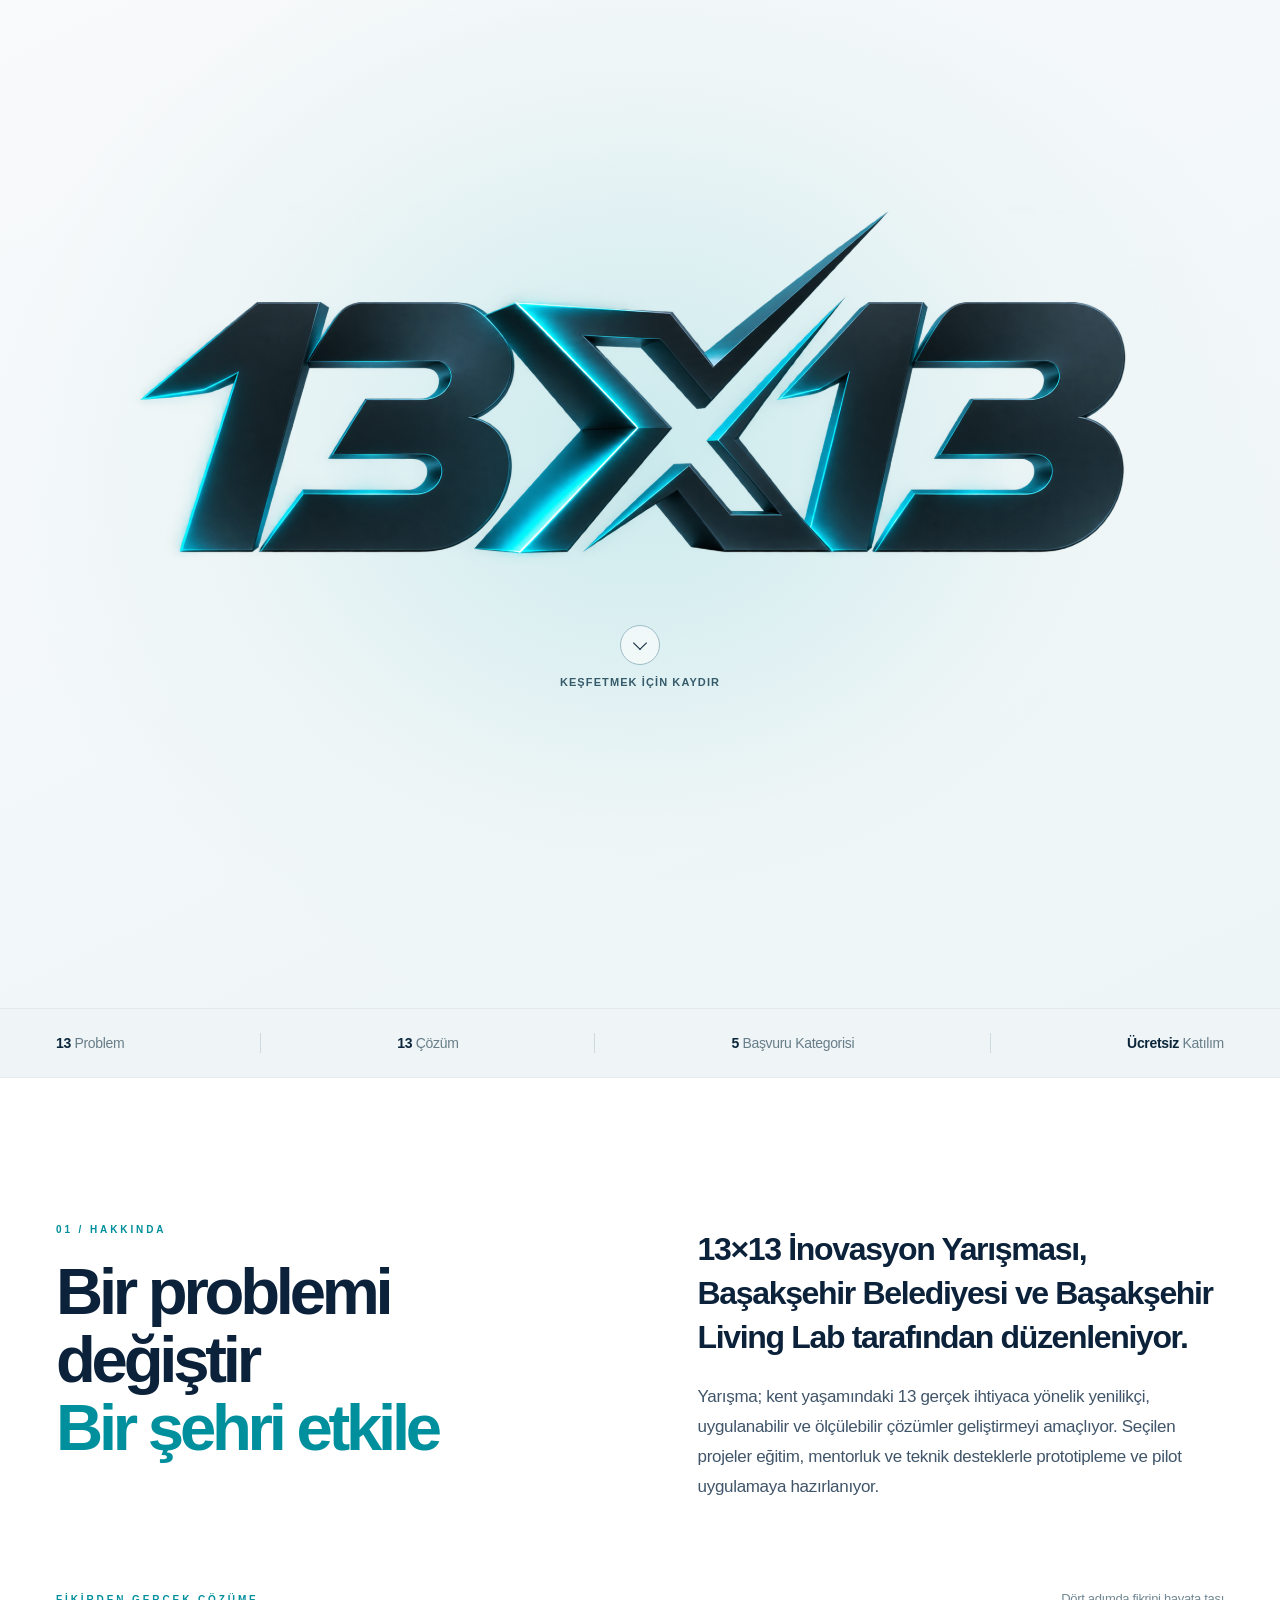
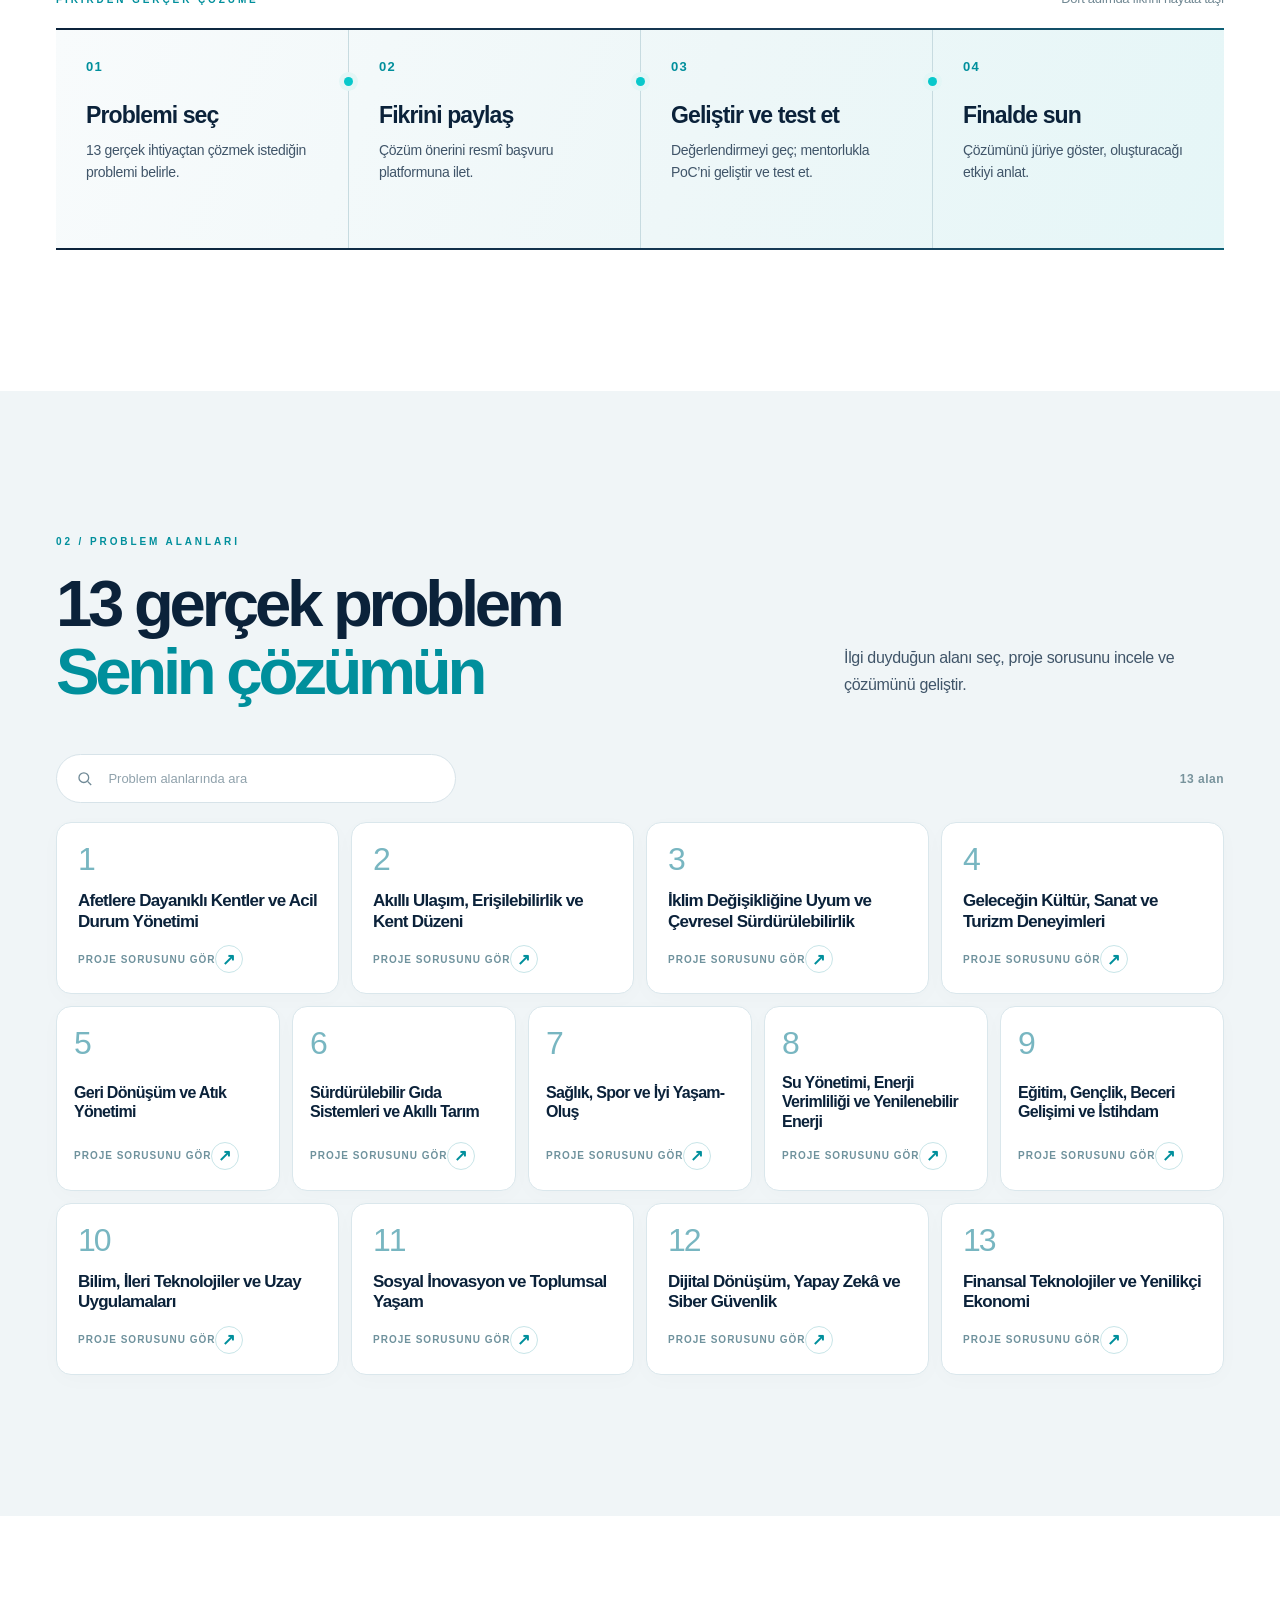
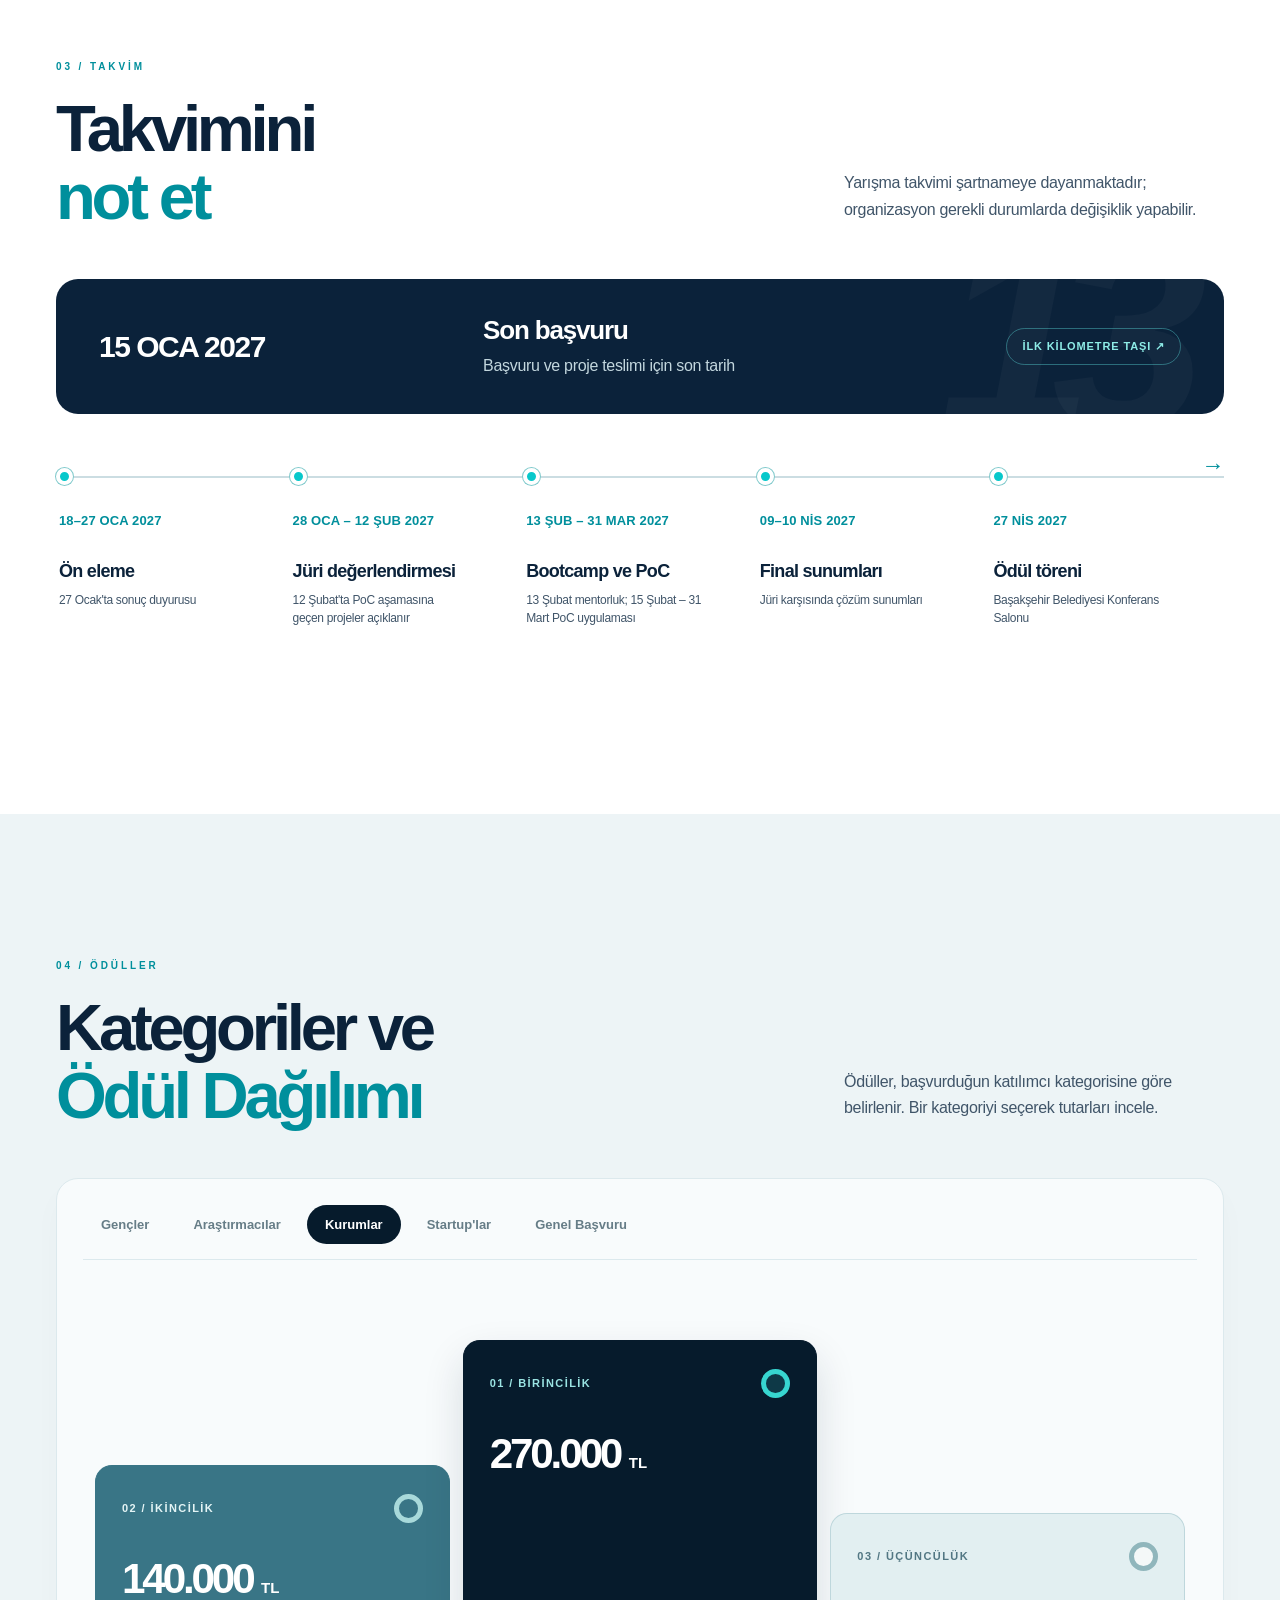
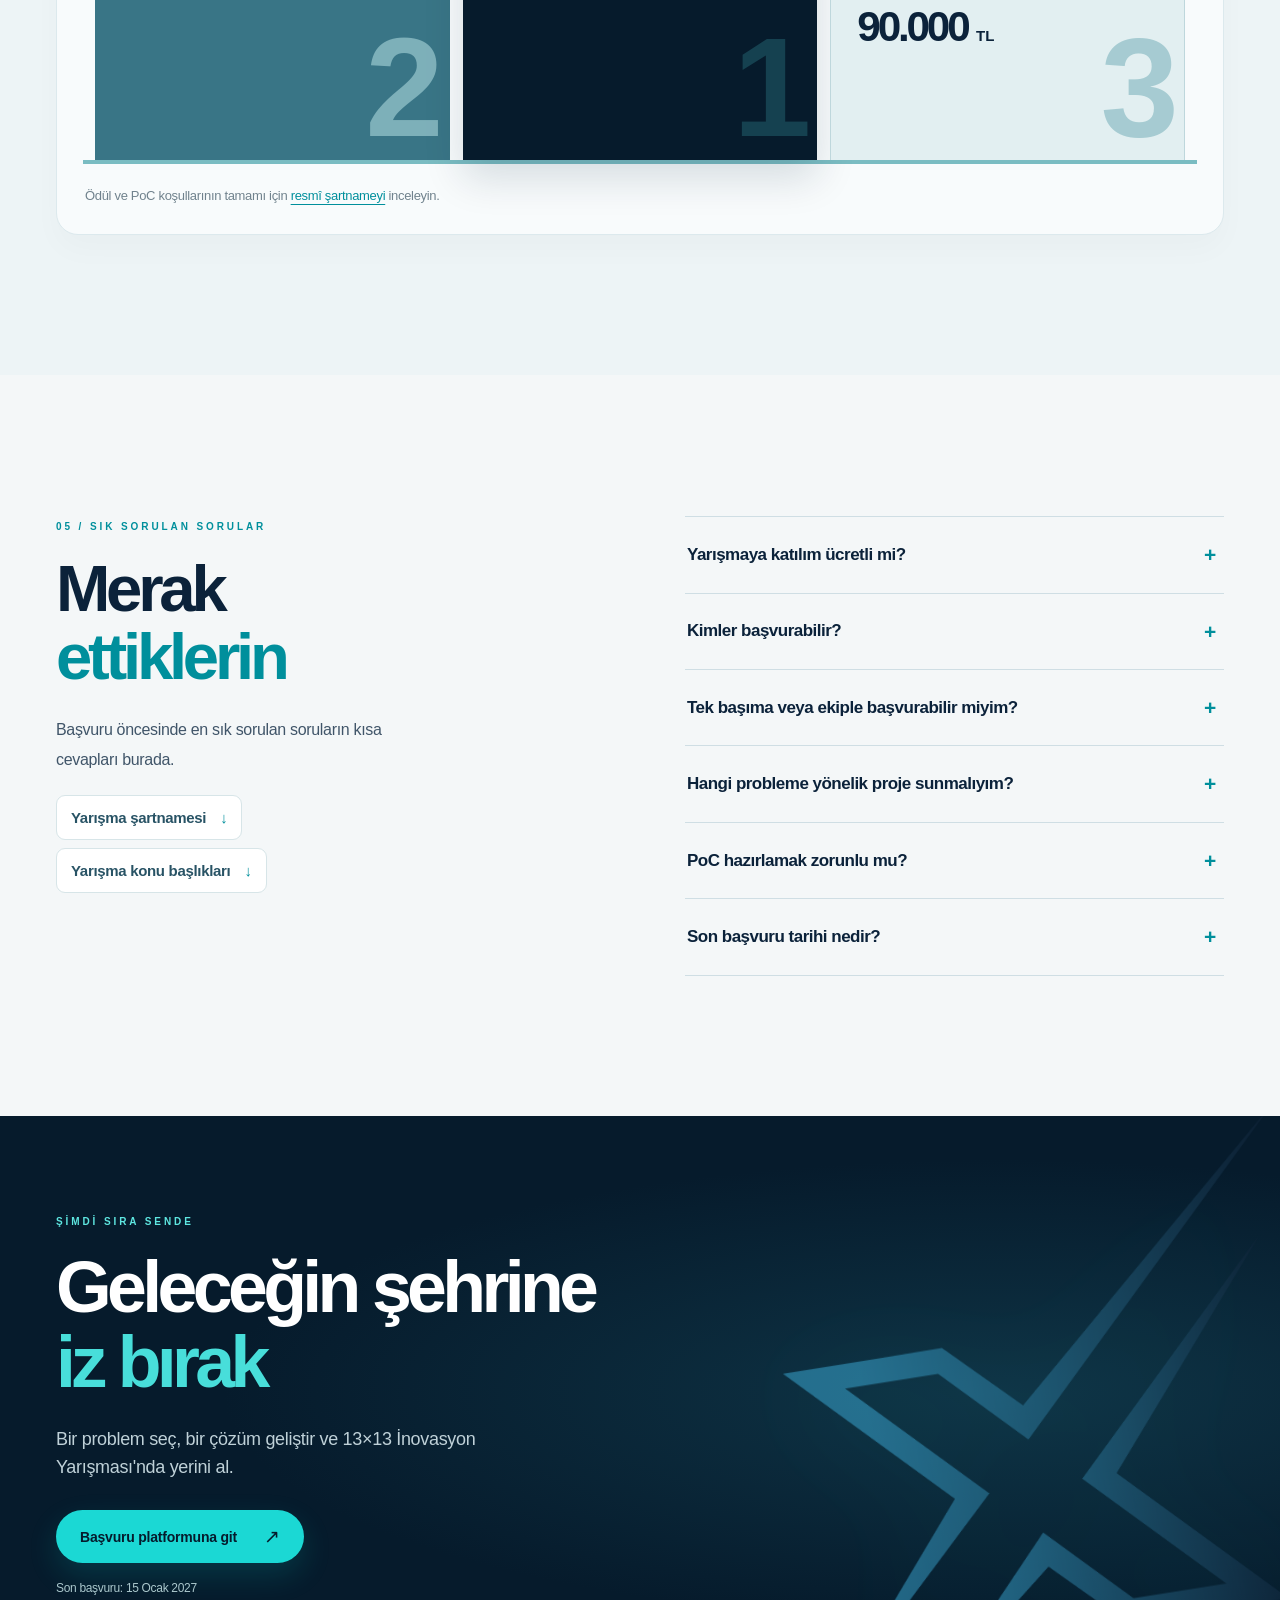
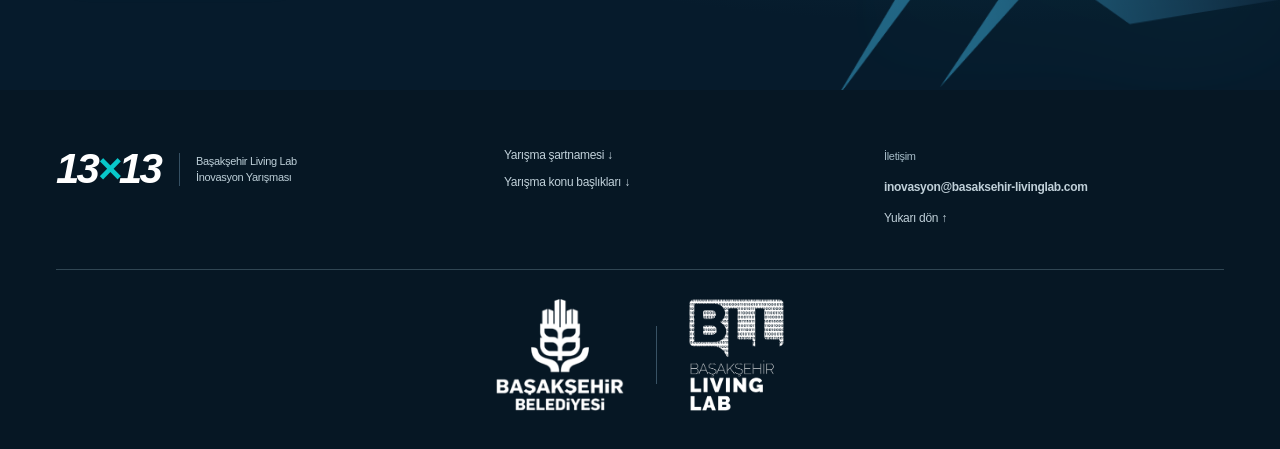
<file: index.html>
<!doctype html>
<html lang="tr">
<head>
  <meta charset="utf-8">
  <meta name="viewport" content="width=device-width, initial-scale=1">
  <meta name="theme-color" content="#f5f8fa">
  <meta name="description" content="Başakşehir Living Lab 13×13 İnovasyon Yarışması: 13 gerçek problem alanı, yenilikçi çözümler, başvuru ve yarışma takvimi.">
  <title>13×13 | Başakşehir Living Lab İnovasyon Yarışması</title>
  <link rel="icon" href="assets/x-original.png" type="image/png">
  <link rel="preload" href="assets/intro-13x13.png" as="image">
  <link rel="stylesheet" href="styles.css">
  <script src="script.js" defer></script>
</head>
<body>
  <a class="skip-link" href="#main">İçeriğe geç</a>
  <div class="scroll-progress" id="scrollProgress" aria-hidden="true"></div>
  <header class="site-header" id="siteHeader">
    <div class="header-inner container">
      <a href="https://basaksehirlivinglab.com/" class="brand" aria-label="Başakşehir Living Lab ana sayfa"><img class="brand-logo" src="assets/bll-logo-yatay.png" alt="Başakşehir Living Lab" width="561" height="182"></a>
      <button class="mobile-menu-btn" id="menuToggle" aria-controls="mainNav" aria-expanded="false" aria-label="Menüyü aç"><span></span><span></span></button>
      <nav class="main-nav" id="mainNav" aria-label="Ana menü">
        <a href="#hakkinda">Hakkında</a>
        <a href="#problemler">Problem Alanları</a>
        <a href="#takvim">Takvim</a>
        <a href="#oduller">Ödüller</a>
        <a href="#sss">SSS</a>
        <a href="https://bllkulucka.basaksehirlivinglab.org/e/basaksehir-living-lab-13-13-inovasyon-yarismasi-basvurusu" target="_blank" rel="noopener noreferrer" class="button button-small button-dark">Başvur <span aria-hidden="true">↗</span></a>
        <div class="lang-switch" role="group" aria-label="Dil seçimi"><a href="index.html" lang="tr" aria-current="page">TR</a><a href="en.html" lang="en">EN</a></div>
      </nav>
    </div>
  </header>

  <div class="opening-x" aria-hidden="true">
    <img id="openingX" src="assets/intro-x.png" alt="" width="1536" height="1024">
  </div>

  <main id="main">
    <section class="hero" id="anasayfa" data-x-scene="hero" aria-labelledby="intro-title">
      <div class="intro-scene" id="introScene">
        <h1 id="intro-title" class="visually-hidden">13×13 Başakşehir Living Lab İnovasyon Yarışması</h1>
        <div class="intro-mark" id="introMark" aria-hidden="true">
          <img class="intro-mark-complete" src="assets/intro-13x13.png" width="2048" height="682" alt="" fetchpriority="high">
          <img class="intro-mark-digits" src="assets/intro-13-13.png" width="2048" height="682" alt="">
        </div>
        <a class="intro-scroll" href="#hakkinda">
          <span class="intro-scroll-icon" aria-hidden="true"></span>
          <span>Keşfetmek için kaydır</span>
        </a>
      </div>
    </section>

    <div class="info-strip" aria-label="Yarışmanın öne çıkan bilgileri">
      <div class="container info-strip-inner">
        <span><b>13</b> Problem</span><span class="strip-divider"></span>
        <span><b>13</b> Çözüm</span><span class="strip-divider"></span>
        <span><b>5</b> Başvuru Kategorisi</span><span class="strip-divider"></span>
        <span><b>Ücretsiz</b> Katılım</span>
      </div>
    </div>

    <section class="section about-section" id="hakkinda" data-x-scene="about">
      <div class="container about-layout">
        <div class="section-heading-block reveal">
          <span class="eyebrow">01 / HAKKINDA</span>
          <h2 class="section-title">Bir problemi<br>değiştir<br><em>Bir şehri etkile</em></h2>
        </div>
        <div class="about-right reveal">
          <p class="section-lede">13×13 İnovasyon Yarışması, Başakşehir Belediyesi ve Başakşehir Living Lab tarafından düzenleniyor.</p>
          <p class="body-copy">Yarışma; kent yaşamındaki 13 gerçek ihtiyaca yönelik yenilikçi, uygulanabilir ve ölçülebilir çözümler geliştirmeyi amaçlıyor. Seçilen projeler eğitim, mentorluk ve teknik desteklerle prototipleme ve pilot uygulamaya hazırlanıyor.</p>
        </div>
        <div class="about-flow reveal" aria-labelledby="about-flow-title">
          <div class="about-flow-heading"><span class="eyebrow" id="about-flow-title">FİKİRDEN GERÇEK ÇÖZÜME</span><span class="about-flow-caption">Dört adımda fikrini hayata taşı</span></div>
          <ol class="about-flow-track">
            <li class="about-flow-step"><span class="about-flow-number">01</span><h3>Problemi seç</h3><p>13 gerçek ihtiyaçtan çözmek istediğin problemi belirle.</p></li>
            <li class="about-flow-step"><span class="about-flow-number">02</span><h3>Fikrini paylaş</h3><p>Çözüm önerini resmî başvuru platformuna ilet.</p></li>
            <li class="about-flow-step"><span class="about-flow-number">03</span><h3>Geliştir ve test et</h3><p>Değerlendirmeyi geç; mentorlukla PoC’ni geliştir ve test et.</p></li>
            <li class="about-flow-step"><span class="about-flow-number">04</span><h3>Finalde sun</h3><p>Çözümünü jüriye göster, oluşturacağı etkiyi anlat.</p></li>
          </ol>
        </div>
      </div>
    </section>

    <section class="section problems-section" id="problemler" data-x-scene="problems">
      <div class="container">
        <div class="section-top reveal">
          <div><span class="eyebrow">02 / PROBLEM ALANLARI</span><h2 class="section-title">13 gerçek problem<br><em>Senin çözümün</em></h2></div>
          <p class="section-description">İlgi duyduğun alanı seç, proje sorusunu incele ve çözümünü geliştir.</p>
        </div>
        <div class="problem-toolbar reveal">
          <label class="search-field"><svg viewBox="0 0 24 24" width="19" height="19" aria-hidden="true"><circle cx="10.8" cy="10.8" r="6.7" fill="none" stroke="currentColor" stroke-width="1.8"/><path d="m16 16 5 5" stroke="currentColor" stroke-width="1.8"/></svg><input id="problemSearch" autocomplete="off" type="search" placeholder="Problem alanlarında ara" aria-label="Problem alanlarında ara"></label>
          <span class="result-count" id="resultCount" aria-live="polite">13 alan</span>
        </div>
        <div class="problem-grid" id="problemGrid" aria-live="polite">
          <noscript>13 problem alanını incelemek için <a href="assets/13x13-problem-alanlari.pdf">yarışma konu başlıkları PDF dosyasını</a> açın.</noscript>
        </div>
      </div>
    </section>

    <section class="section timeline-section" id="takvim" data-x-scene="timeline">
      <div class="container">
        <div class="section-top reveal">
          <div><span class="eyebrow">03 / TAKVİM</span><h2 class="section-title">Takvimini<br><em>not et</em></h2></div>
          <p class="section-description">Yarışma takvimi şartnameye dayanmaktadır; organizasyon gerekli durumlarda değişiklik yapabilir.</p>
        </div>
        <div class="timeline-feature reveal">
          <div class="timeline-feature-date">15 OCA 2027</div>
          <div class="timeline-feature-copy"><h3>Son başvuru</h3><p>Başvuru ve proje teslimi için son tarih</p></div>
          <span class="timeline-feature-tag">İLK KİLOMETRE TAŞI ↗</span>
        </div>
        <ol class="timeline-route reveal">
          <li class="timeline-stop"><span class="timeline-stop-date">18–27 OCA 2027</span><h3>Ön eleme</h3><p>27 Ocak'ta sonuç duyurusu</p></li>
          <li class="timeline-stop"><span class="timeline-stop-date">28 OCA – 12 ŞUB 2027</span><h3>Jüri değerlendirmesi</h3><p>12 Şubat'ta PoC aşamasına geçen projeler açıklanır</p></li>
          <li class="timeline-stop"><span class="timeline-stop-date">13 ŞUB – 31 MAR 2027</span><h3>Bootcamp ve PoC</h3><p>13 Şubat mentorluk; 15 Şubat – 31 Mart PoC uygulaması</p></li>
          <li class="timeline-stop"><span class="timeline-stop-date">09–10 NİS 2027</span><h3>Final sunumları</h3><p>Jüri karşısında çözüm sunumları</p></li>
          <li class="timeline-stop"><span class="timeline-stop-date">27 NİS 2027</span><h3>Ödül töreni</h3><p>Başakşehir Belediyesi Konferans Salonu</p></li>
        </ol>
      </div>
    </section>

    <section class="section awards-section" id="oduller" data-x-scene="awards">
      <div class="container">
        <div class="section-top reveal">
          <div><span class="eyebrow">04 / ÖDÜLLER</span><h2 class="section-title">Kategoriler ve<br><em>Ödül Dağılımı</em></h2></div>
          <p class="section-description">Ödüller, başvurduğun katılımcı kategorisine göre belirlenir. Bir kategoriyi seçerek tutarları incele.</p>
        </div>
        <div class="award-module reveal">
          <div class="category-tabs" id="awardTabs" role="tablist" aria-label="Ödül kategorileri">
            <button role="tab" type="button" id="cat-gencler" aria-controls="awardPanel" aria-selected="false" tabindex="-1" data-category="gencler">Gençler</button>
            <button role="tab" type="button" id="cat-arastirmacilar" aria-controls="awardPanel" aria-selected="false" tabindex="-1" data-category="arastirmacilar">Araştırmacılar</button>
            <button role="tab" type="button" id="cat-kurumlar" aria-controls="awardPanel" aria-selected="true" tabindex="0" data-category="kurumlar">Kurumlar</button>
            <button role="tab" type="button" id="cat-startuplar" aria-controls="awardPanel" aria-selected="false" tabindex="-1" data-category="startuplar">Startup'lar</button>
            <button role="tab" type="button" id="cat-genel" aria-controls="awardPanel" aria-selected="false" tabindex="-1" data-category="genel">Genel Başvuru</button>
          </div>
          <div class="award-panel" id="awardPanel" role="tabpanel" tabindex="0" aria-labelledby="cat-kurumlar">
            <div class="award-step award-second" data-rank="1" style="--bar-height:295px">
              <div class="award-step-head"><span>02 / İKİNCİLİK</span><span class="award-medal" aria-hidden="true"></span></div>
              <strong class="award-amount" id="awardSecond">140.000 <small>TL</small></strong>
              <span class="award-rank" aria-hidden="true">2</span>
            </div>
            <div class="award-step award-first" data-rank="0" style="--bar-height:420px">
              <div class="award-step-head"><span>01 / BİRİNCİLİK</span><span class="award-medal" aria-hidden="true"></span></div>
              <strong class="award-amount" id="awardFirst">270.000 <small>TL</small></strong>
              <span class="award-rank" aria-hidden="true">1</span>
            </div>
            <div class="award-step award-third" data-rank="2" style="--bar-height:247px">
              <div class="award-step-head"><span>03 / ÜÇÜNCÜLÜK</span><span class="award-medal" aria-hidden="true"></span></div>
              <strong class="award-amount" id="awardThird">90.000 <small>TL</small></strong>
              <span class="award-rank" aria-hidden="true">3</span>
            </div>
          </div>
          <p class="award-footnote">Ödül ve PoC koşullarının tamamı için <a href="assets/13x13-yarisma-sartnamesi.pdf" target="_blank" rel="noopener noreferrer">resmî şartnameyi</a> inceleyin.</p>
        </div>
      </div>
    </section>

    <section class="section faq-section" id="sss" data-x-scene="faq">
      <div class="container section-grid faq-grid">
        <div class="section-heading-block reveal"><span class="eyebrow">05 / SIK SORULAN SORULAR</span><h2 class="section-title">Merak<br><em>ettiklerin</em></h2><p class="body-copy">Başvuru öncesinde en sık sorulan soruların kısa cevapları burada.</p><div class="faq-downloads" aria-label="Yarışma belgeleri"><a href="assets/13x13-yarisma-sartnamesi.pdf" download="13x13-yarisma-sartnamesi.pdf">Yarışma şartnamesi <span aria-hidden="true">↓</span></a><a href="assets/13x13-problem-alanlari.pdf" download="13x13-problem-alanlari.pdf">Yarışma konu başlıkları <span aria-hidden="true">↓</span></a></div></div>
        <div class="faq-list reveal">
          <details><summary>Yarışmaya katılım ücretli mi? <span class="faq-plus" aria-hidden="true"></span></summary><p>Hayır. 13×13 İnovasyon Yarışması'na katılım ücretsizdir.</p></details>
          <details><summary>Kimler başvurabilir? <span class="faq-plus" aria-hidden="true"></span></summary><p>Öğrenciler ve yeni mezunlar, araştırmacılar, kamu ve özel sektör kuruluşları, STK'lar, startup'lar ve bireysel çözüm sahipleri başvurabilir.</p></details>
          <details><summary>Tek başıma veya ekiple başvurabilir miyim? <span class="faq-plus" aria-hidden="true"></span></summary><p>Evet. Başvurular bireysel, ekip veya kurum adına yapılabilir. Ekipler bir temsilci belirlemelidir.</p></details>
          <details><summary>Hangi probleme yönelik proje sunmalıyım? <span class="faq-plus" aria-hidden="true"></span></summary><p>Yayımlanan 13 problem alanından bir tanesini seçmeli ve o probleme doğrudan yanıt veren bir çözüm önermelisiniz.</p></details>
          <details><summary>PoC hazırlamak zorunlu mu? <span class="faq-plus" aria-hidden="true"></span></summary><p>Genel Başvuru kategorisi dışında kalan kategorilerde ödüle hak kazanabilmek için PoC geliştirilmesi zorunludur. Genel Başvuru kategorisinde PoC zorunluluğu yoktur.</p></details>
          <details><summary>Son başvuru tarihi nedir? <span class="faq-plus" aria-hidden="true"></span></summary><p>Şartnamede belirtilen son başvuru ve proje teslim tarihi 15 Ocak 2027 Cuma günüdür.</p></details>
        </div>
      </div>
    </section>

    <section class="final-section" id="basvuru" data-x-scene="final">
      <div class="container final-layout">
        <div class="final-copy reveal">
          <span class="eyebrow">ŞİMDİ SIRA SENDE</span>
          <h2>Geleceğin şehrine<br><em>iz bırak</em></h2>
          <p>Bir problem seç, bir çözüm geliştir ve 13×13 İnovasyon Yarışması'nda yerini al.</p>
          <a class="button button-aqua" href="https://bllkulucka.basaksehirlivinglab.org/e/basaksehir-living-lab-13-13-inovasyon-yarismasi-basvurusu" target="_blank" rel="noopener noreferrer">Başvuru platformuna git <span aria-hidden="true">↗</span></a>
          <span class="final-deadline">Son başvuru: 15 Ocak 2027</span>
        </div>
        <img src="assets/x-original.png" alt="" class="final-x" aria-hidden="true">
      </div>
    </section>
  </main>

  <footer class="site-footer">
    <div class="container">
      <div class="footer-layout">
        <div class="footer-brand"><a href="#anasayfa">13<span>×</span>13</a><small>Başakşehir Living Lab<br>İnovasyon Yarışması</small></div>
        <div class="footer-links"><a href="assets/13x13-yarisma-sartnamesi.pdf" download="13x13-yarisma-sartnamesi.pdf">Yarışma şartnamesi ↓</a><a href="assets/13x13-problem-alanlari.pdf" download="13x13-problem-alanlari.pdf">Yarışma konu başlıkları ↓</a></div>
        <div class="footer-meta"><span>İletişim</span><a class="footer-email-placeholder" href="mailto:inovasyon@basaksehir-livinglab.com">inovasyon@basaksehir-livinglab.com</a><a href="#anasayfa">Yukarı dön ↑</a></div>
      </div>
      <div class="footer-logos"><img class="footer-municipality-logo" src="assets/basaksehir-belediyesi-logo.png" alt="Başakşehir Belediyesi" width="146" height="128"><span class="footer-logo-divider" aria-hidden="true"></span><span class="footer-lab-logo"><img src="assets/bll-logo-dikey-beyaz.webp" alt="Başakşehir Living Lab" width="484" height="574"></span></div>
    </div>
  </footer>

  <dialog class="problem-dialog" id="problemDialog" aria-labelledby="dialogTitle">
    <div class="dialog-inner"><div class="dialog-top"><span class="eyebrow" id="dialogNumber">PROBLEM / 01</span><button class="dialog-close" id="dialogClose" aria-label="Pencereyi kapat" type="button">×</button></div><h2 id="dialogTitle"></h2><div class="dialog-divider"></div><span class="dialog-label">PROJE SORUSU</span><p class="dialog-question" id="dialogQuestion"></p><div class="dialog-actions"><a class="button button-dark" href="assets/13x13-problem-alanlari.pdf" target="_blank" rel="noopener noreferrer">Detayları incele ↗</a></div></div>
  </dialog>
</body>
</html>
</file>
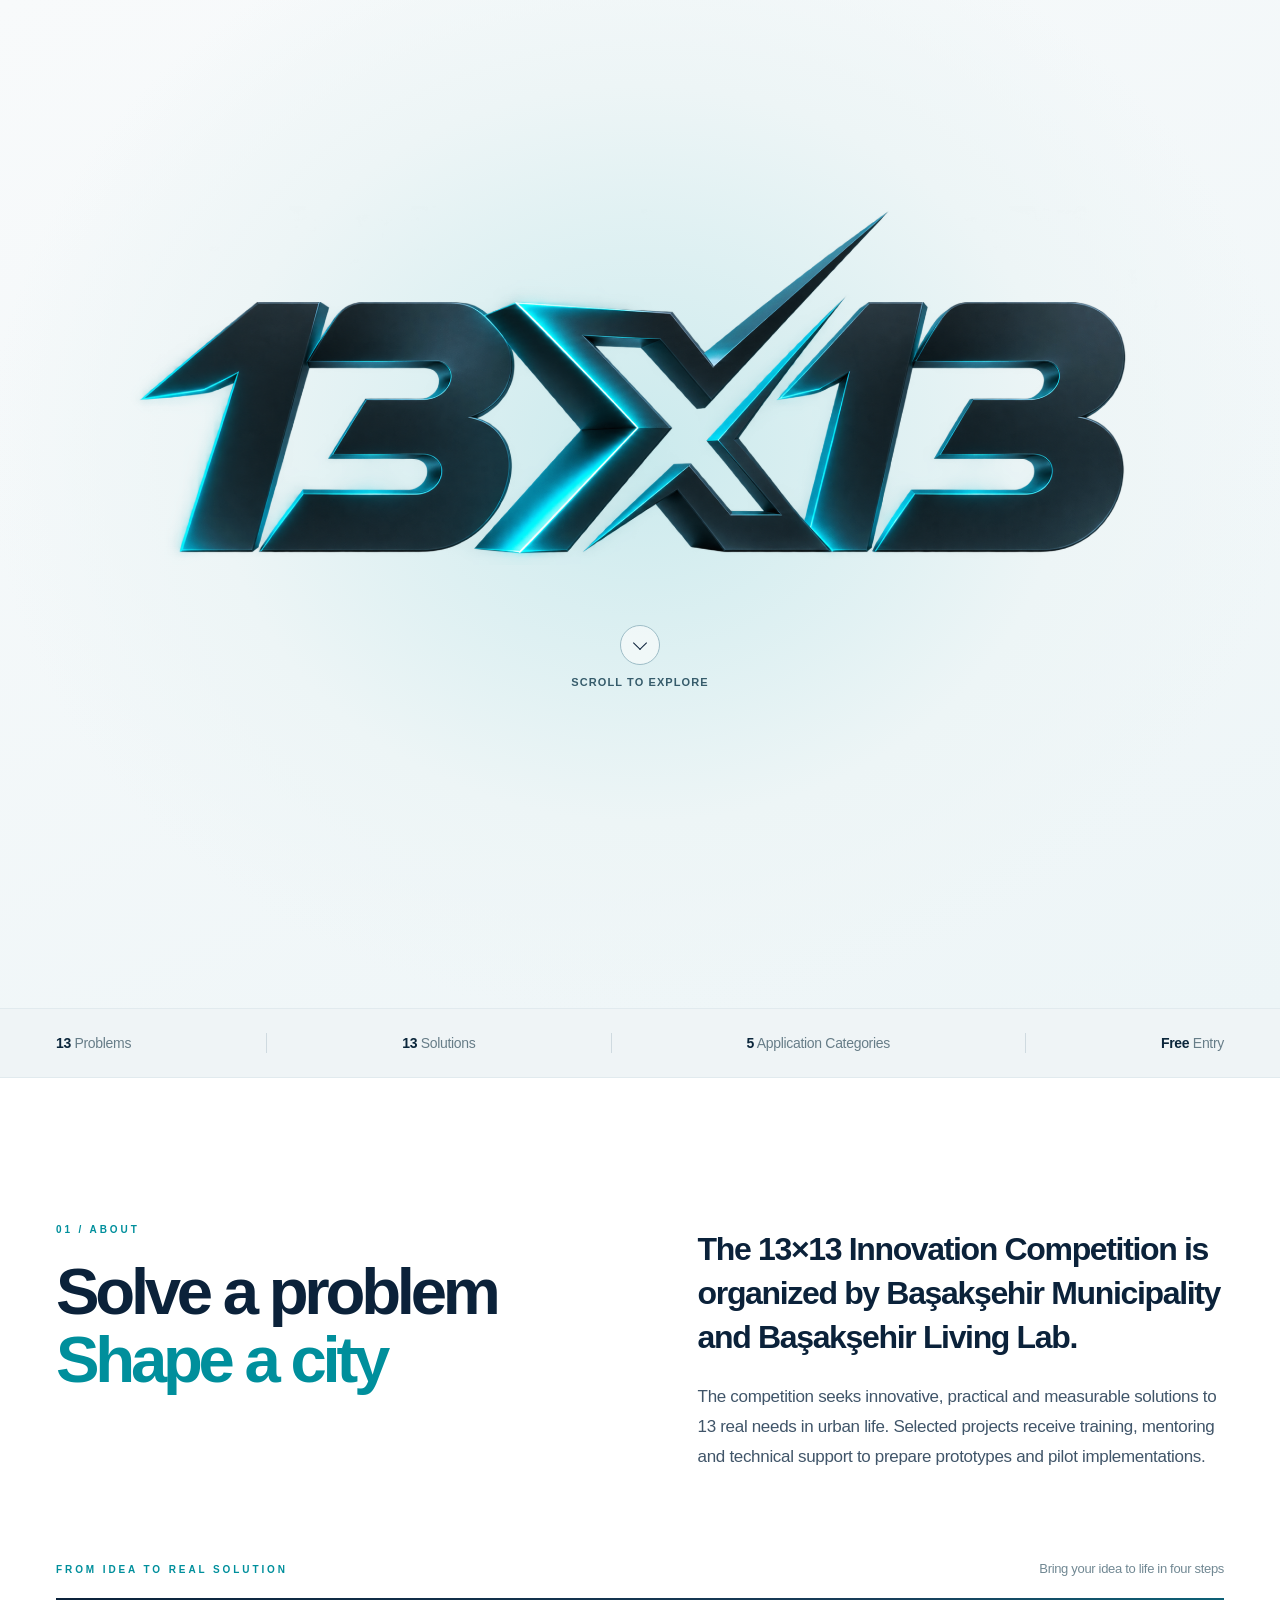
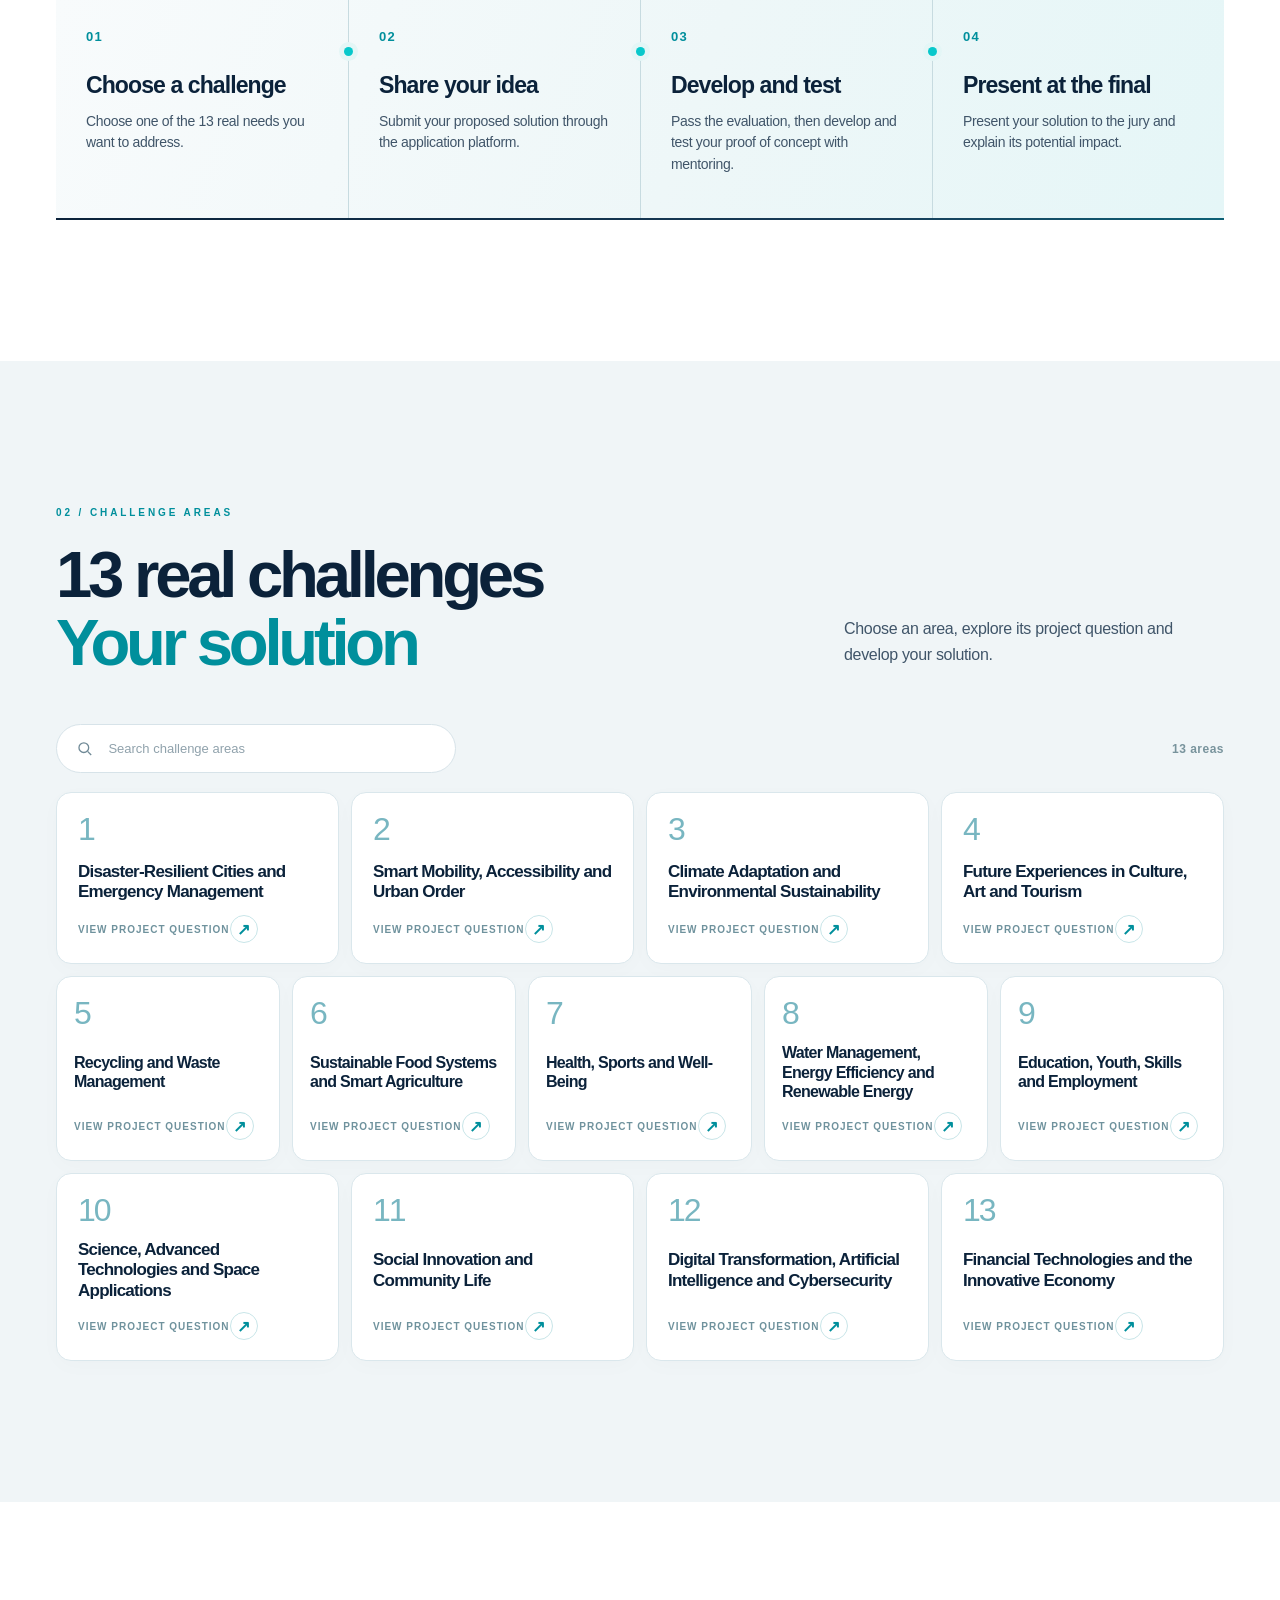
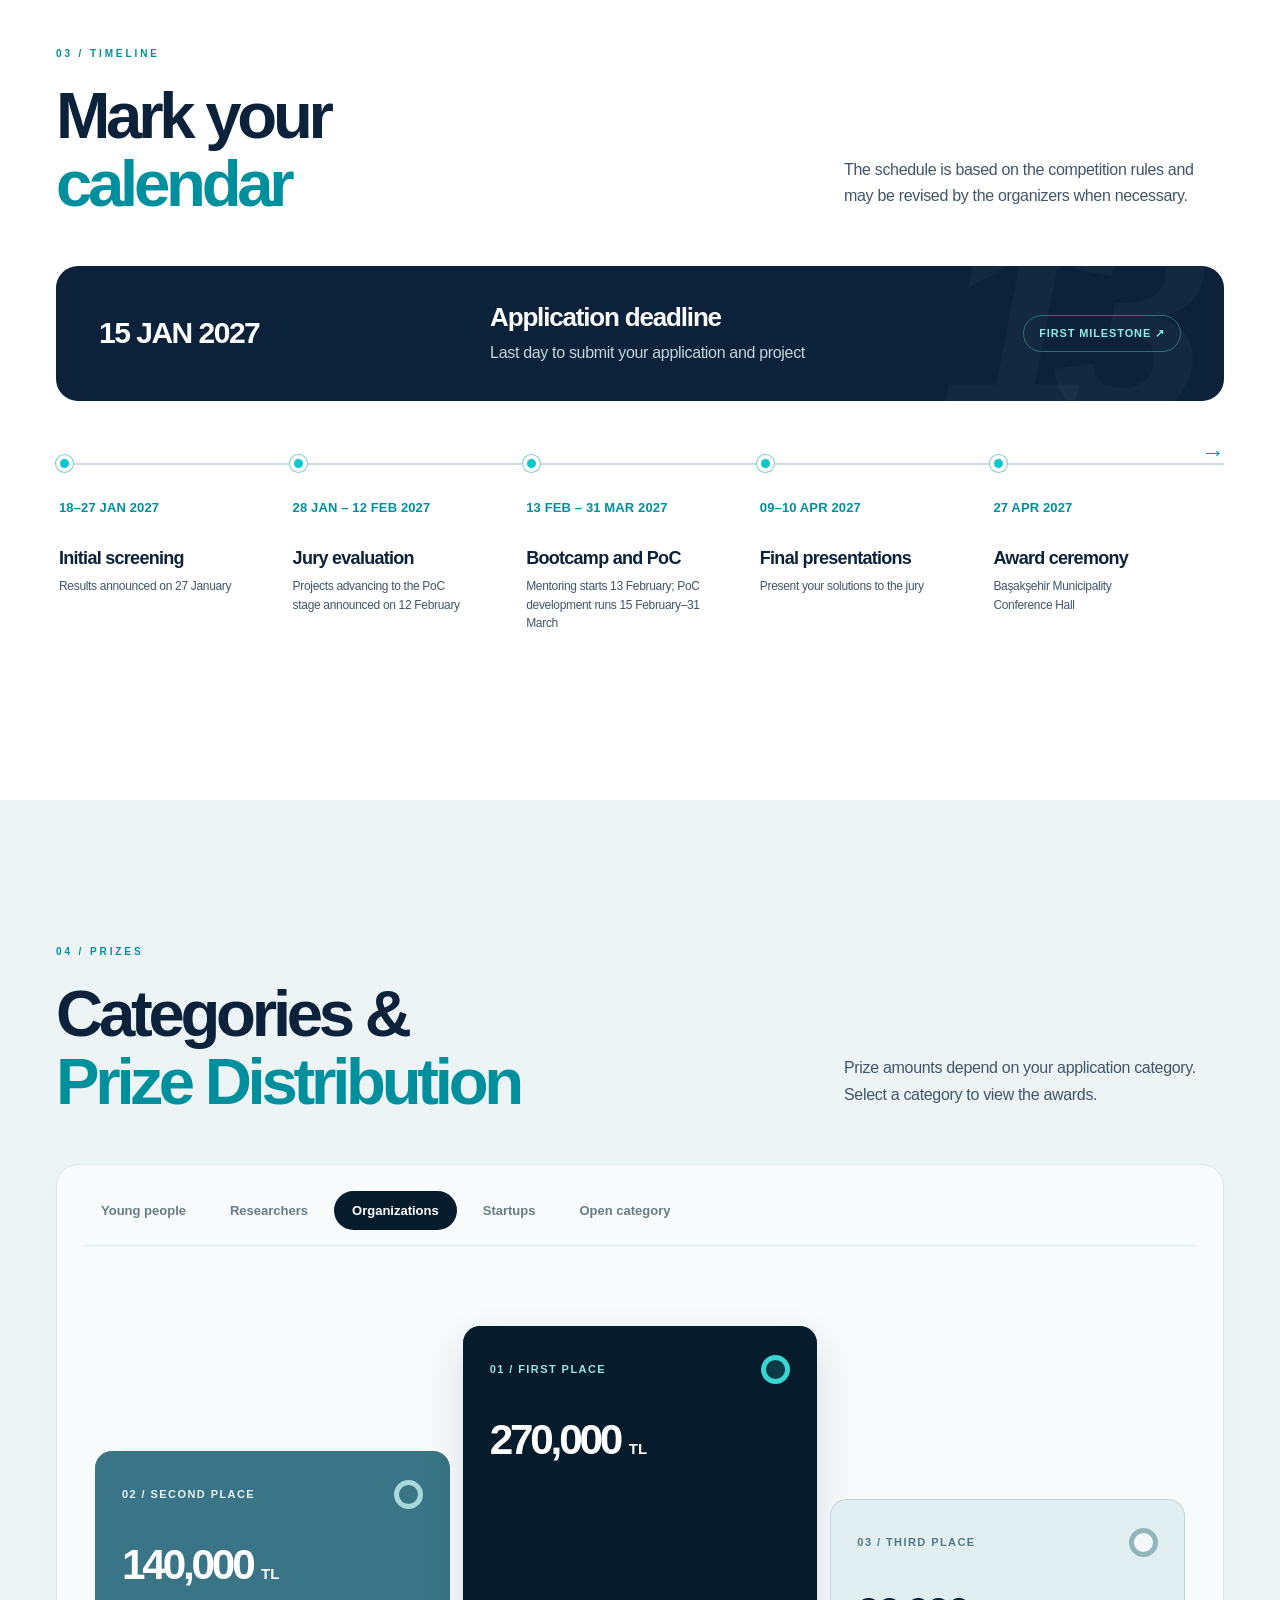
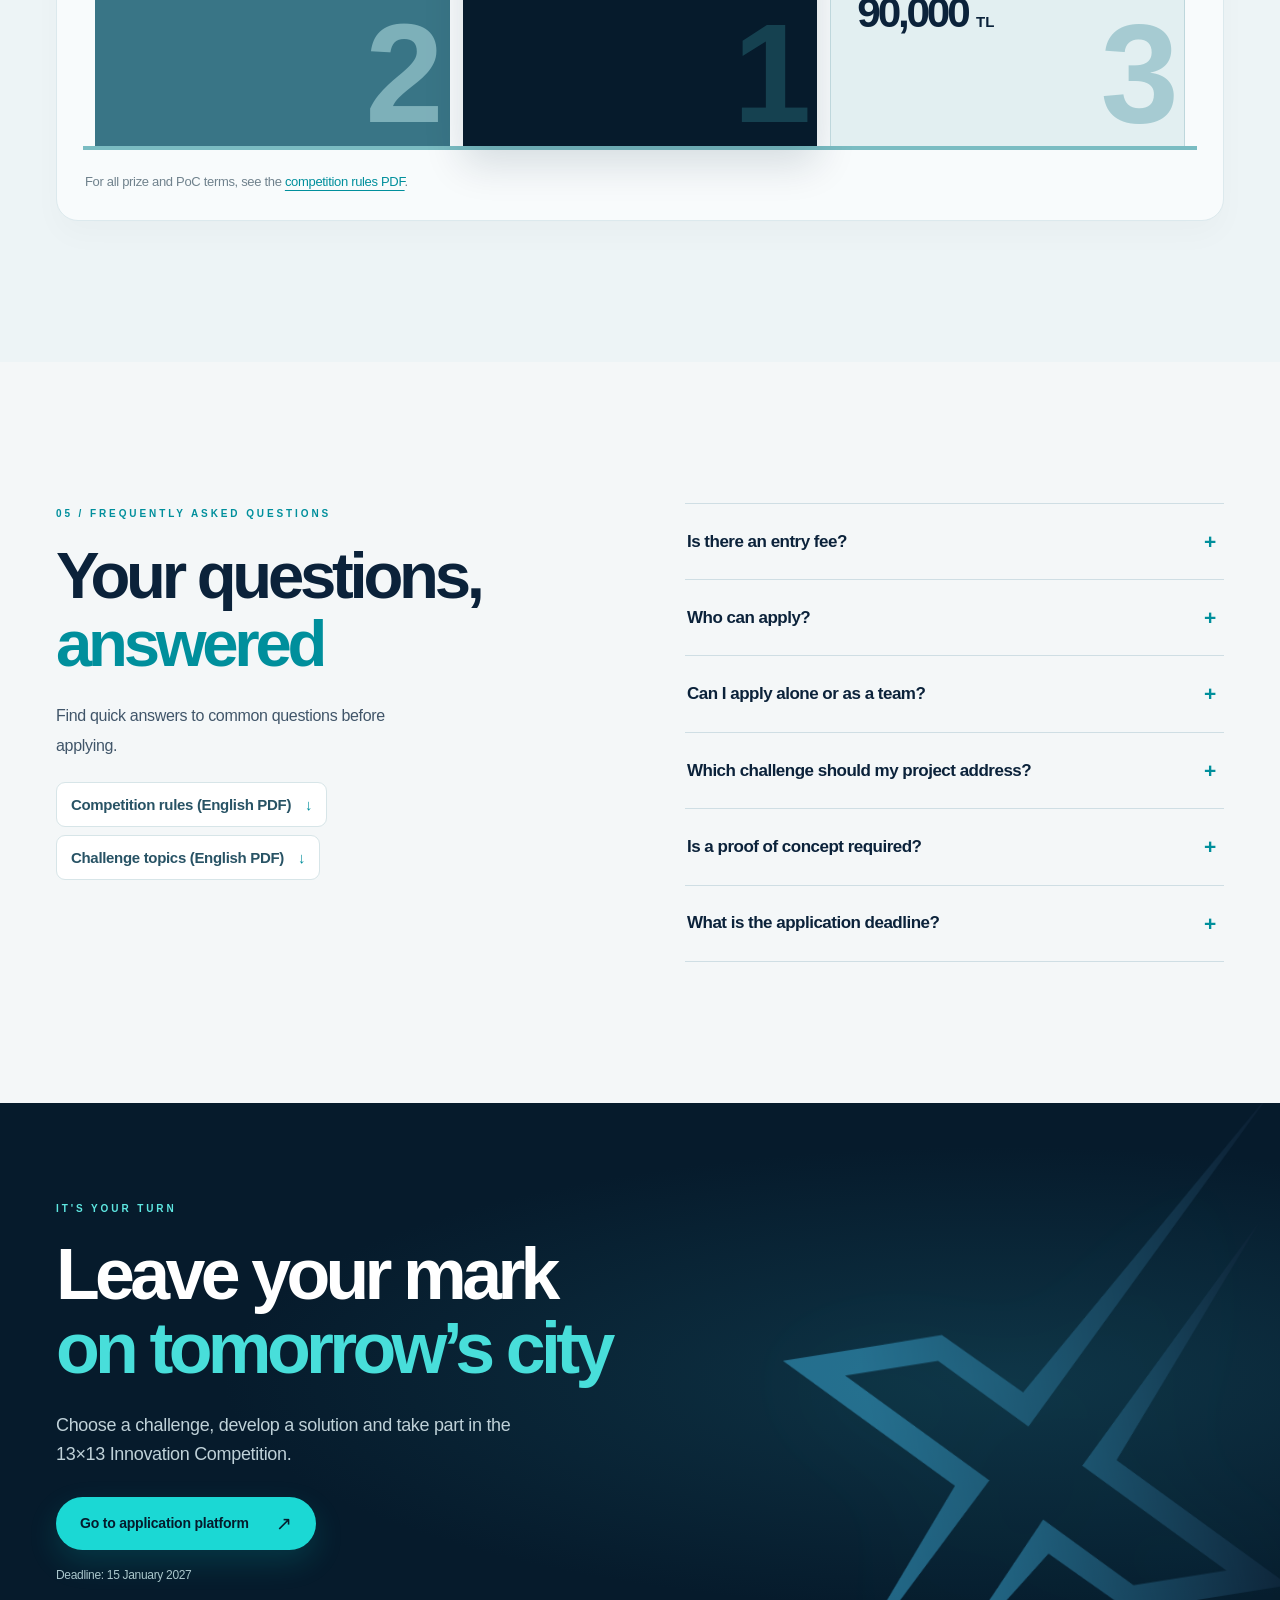
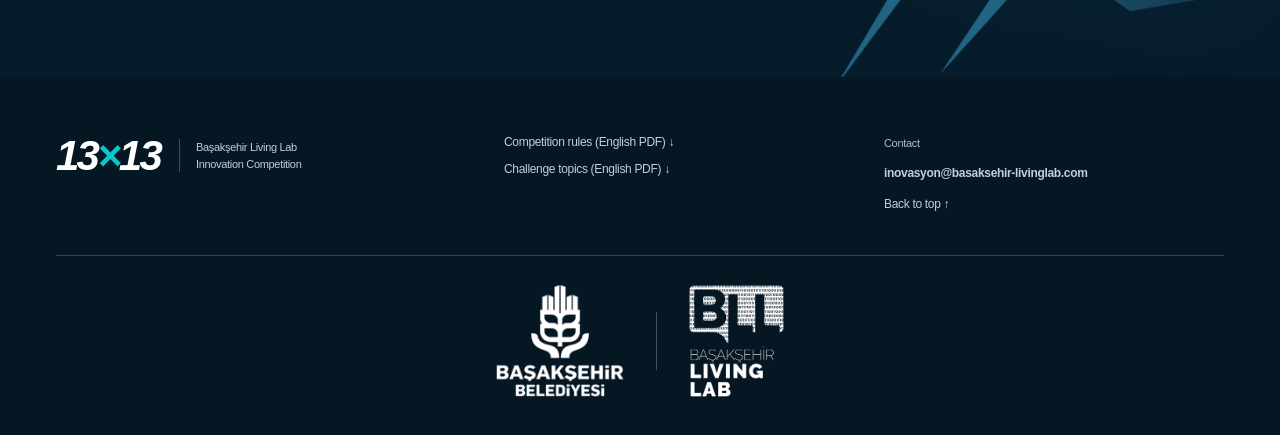
<file: en.html>
<!doctype html>
<html lang="en">
<head>
  <meta charset="utf-8">
  <meta name="viewport" content="width=device-width, initial-scale=1">
  <meta name="theme-color" content="#f5f8fa">
  <meta name="description" content="Başakşehir Living Lab 13×13 Innovation Competition: 13 real urban challenges, innovative solutions, applications and the competition timeline.">
  <title>13×13 | Başakşehir Living Lab Innovation Competition</title>
  <link rel="icon" href="assets/x-original.png" type="image/png">
  <link rel="preload" href="assets/intro-13x13.png" as="image">
  <link rel="stylesheet" href="styles.css">
  <script src="script.js" defer></script>
</head>
<body>
  <a class="skip-link" href="#main">Skip to content</a>
  <div class="scroll-progress" id="scrollProgress" aria-hidden="true"></div>
  <header class="site-header" id="siteHeader">
    <div class="header-inner container">
      <a href="https://basaksehirlivinglab.com/" class="brand" aria-label="Başakşehir Living Lab home"><img class="brand-logo" src="assets/bll-logo-yatay.png" alt="Başakşehir Living Lab" width="561" height="182"></a>
      <button class="mobile-menu-btn" id="menuToggle" aria-controls="mainNav" aria-expanded="false" aria-label="Open menu"><span></span><span></span></button>
      <nav class="main-nav" id="mainNav" aria-label="Main navigation">
        <a href="#hakkinda">About</a>
        <a href="#problemler">Challenge Areas</a>
        <a href="#takvim">Timeline</a>
        <a href="#oduller">Prizes</a>
        <a href="#sss">FAQ</a>
        <a href="https://bllkulucka.basaksehirlivinglab.org/e/basaksehir-living-lab-13-13-inovasyon-yarismasi-basvurusu" target="_blank" rel="noopener noreferrer" class="button button-small button-dark">Apply <span aria-hidden="true">↗</span></a>
        <div class="lang-switch" role="group" aria-label="Language selection"><a href="index.html" lang="tr">TR</a><a href="en.html" lang="en" aria-current="page">EN</a></div>
      </nav>
    </div>
  </header>

  <div class="opening-x" aria-hidden="true">
    <img id="openingX" src="assets/intro-x.png" alt="" width="1536" height="1024">
  </div>

  <main id="main">
    <section class="hero" id="anasayfa" data-x-scene="hero" aria-labelledby="intro-title">
      <div class="intro-scene" id="introScene">
        <h1 id="intro-title" class="visually-hidden">13×13 Başakşehir Living Lab Innovation Competition</h1>
        <div class="intro-mark" id="introMark" aria-hidden="true">
          <img class="intro-mark-complete" src="assets/intro-13x13.png" width="2048" height="682" alt="" fetchpriority="high">
          <img class="intro-mark-digits" src="assets/intro-13-13.png" width="2048" height="682" alt="">
        </div>
        <a class="intro-scroll" href="#hakkinda">
          <span class="intro-scroll-icon" aria-hidden="true"></span>
          <span>Scroll to explore</span>
        </a>
      </div>
    </section>

    <div class="info-strip" aria-label="Competition at a glance">
      <div class="container info-strip-inner">
        <span><b>13</b> Problems</span><span class="strip-divider"></span>
        <span><b>13</b> Solutions</span><span class="strip-divider"></span>
        <span><b>5</b> Application Categories</span><span class="strip-divider"></span>
        <span><b>Free</b> Entry</span>
      </div>
    </div>

    <section class="section about-section" id="hakkinda" data-x-scene="about">
      <div class="container about-layout">
        <div class="section-heading-block reveal">
          <span class="eyebrow">01 / ABOUT</span>
          <h2 class="section-title">Solve a problem<br><em>Shape a city</em></h2>
        </div>
        <div class="about-right reveal">
          <p class="section-lede">The 13×13 Innovation Competition is organized by Başakşehir Municipality and Başakşehir Living Lab.</p>
          <p class="body-copy">The competition seeks innovative, practical and measurable solutions to 13 real needs in urban life. Selected projects receive training, mentoring and technical support to prepare prototypes and pilot implementations.</p>
        </div>
        <div class="about-flow reveal" aria-labelledby="about-flow-title">
          <div class="about-flow-heading"><span class="eyebrow" id="about-flow-title">FROM IDEA TO REAL SOLUTION</span><span class="about-flow-caption">Bring your idea to life in four steps</span></div>
          <ol class="about-flow-track">
            <li class="about-flow-step"><span class="about-flow-number">01</span><h3>Choose a challenge</h3><p>Choose one of the 13 real needs you want to address.</p></li>
            <li class="about-flow-step"><span class="about-flow-number">02</span><h3>Share your idea</h3><p>Submit your proposed solution through the application platform.</p></li>
            <li class="about-flow-step"><span class="about-flow-number">03</span><h3>Develop and test</h3><p>Pass the evaluation, then develop and test your proof of concept with mentoring.</p></li>
            <li class="about-flow-step"><span class="about-flow-number">04</span><h3>Present at the final</h3><p>Present your solution to the jury and explain its potential impact.</p></li>
          </ol>
        </div>
      </div>
    </section>

    <section class="section problems-section" id="problemler" data-x-scene="problems">
      <div class="container">
        <div class="section-top reveal">
          <div><span class="eyebrow">02 / CHALLENGE AREAS</span><h2 class="section-title">13 real challenges<br><em>Your solution</em></h2></div>
          <p class="section-description">Choose an area, explore its project question and develop your solution.</p>
        </div>
        <div class="problem-toolbar reveal">
          <label class="search-field"><svg viewBox="0 0 24 24" width="19" height="19" aria-hidden="true"><circle cx="10.8" cy="10.8" r="6.7" fill="none" stroke="currentColor" stroke-width="1.8"/><path d="m16 16 5 5" stroke="currentColor" stroke-width="1.8"/></svg><input id="problemSearch" autocomplete="off" type="search" placeholder="Search challenge areas" aria-label="Search challenge areas"></label>
          <span class="result-count" id="resultCount" aria-live="polite">13 areas</span>
        </div>
        <div class="problem-grid" id="problemGrid" aria-live="polite">
          <noscript>To explore the 13 challenge areas, <a href="assets/13x13-challenge-topics-en.pdf">view the challenge topics PDF</a>.</noscript>
        </div>
      </div>
    </section>

    <section class="section timeline-section" id="takvim" data-x-scene="timeline">
      <div class="container">
        <div class="section-top reveal">
          <div><span class="eyebrow">03 / TIMELINE</span><h2 class="section-title">Mark your<br><em>calendar</em></h2></div>
          <p class="section-description">The schedule is based on the competition rules and may be revised by the organizers when necessary.</p>
        </div>
        <div class="timeline-feature reveal">
          <div class="timeline-feature-date">15 JAN 2027</div>
          <div class="timeline-feature-copy"><h3>Application deadline</h3><p>Last day to submit your application and project</p></div>
          <span class="timeline-feature-tag">FIRST MILESTONE ↗</span>
        </div>
        <ol class="timeline-route reveal">
          <li class="timeline-stop"><span class="timeline-stop-date">18–27 JAN 2027</span><h3>Initial screening</h3><p>Results announced on 27 January</p></li>
          <li class="timeline-stop"><span class="timeline-stop-date">28 JAN – 12 FEB 2027</span><h3>Jury evaluation</h3><p>Projects advancing to the PoC stage announced on 12 February</p></li>
          <li class="timeline-stop"><span class="timeline-stop-date">13 FEB – 31 MAR 2027</span><h3>Bootcamp and PoC</h3><p>Mentoring starts 13 February; PoC development runs 15 February–31 March</p></li>
          <li class="timeline-stop"><span class="timeline-stop-date">09–10 APR 2027</span><h3>Final presentations</h3><p>Present your solutions to the jury</p></li>
          <li class="timeline-stop"><span class="timeline-stop-date">27 APR 2027</span><h3>Award ceremony</h3><p>Başakşehir Municipality Conference Hall</p></li>
        </ol>
      </div>
    </section>

    <section class="section awards-section" id="oduller" data-x-scene="awards">
      <div class="container">
        <div class="section-top reveal">
          <div><span class="eyebrow">04 / PRIZES</span><h2 class="section-title">Categories &amp;<br><em>Prize Distribution</em></h2></div>
          <p class="section-description">Prize amounts depend on your application category. Select a category to view the awards.</p>
        </div>
        <div class="award-module reveal">
          <div class="category-tabs" id="awardTabs" role="tablist" aria-label="Prize categories">
            <button role="tab" type="button" id="cat-gencler" aria-controls="awardPanel" aria-selected="false" tabindex="-1" data-category="gencler">Young people</button>
            <button role="tab" type="button" id="cat-arastirmacilar" aria-controls="awardPanel" aria-selected="false" tabindex="-1" data-category="arastirmacilar">Researchers</button>
            <button role="tab" type="button" id="cat-kurumlar" aria-controls="awardPanel" aria-selected="true" tabindex="0" data-category="kurumlar">Organizations</button>
            <button role="tab" type="button" id="cat-startuplar" aria-controls="awardPanel" aria-selected="false" tabindex="-1" data-category="startuplar">Startups</button>
            <button role="tab" type="button" id="cat-genel" aria-controls="awardPanel" aria-selected="false" tabindex="-1" data-category="genel">Open category</button>
          </div>
          <div class="award-panel" id="awardPanel" role="tabpanel" tabindex="0" aria-labelledby="cat-kurumlar">
            <div class="award-step award-second" data-rank="1" style="--bar-height:295px">
              <div class="award-step-head"><span>02 / SECOND PLACE</span><span class="award-medal" aria-hidden="true"></span></div>
              <strong class="award-amount" id="awardSecond">140,000 <small>TL</small></strong>
              <span class="award-rank" aria-hidden="true">2</span>
            </div>
            <div class="award-step award-first" data-rank="0" style="--bar-height:420px">
              <div class="award-step-head"><span>01 / FIRST PLACE</span><span class="award-medal" aria-hidden="true"></span></div>
              <strong class="award-amount" id="awardFirst">270,000 <small>TL</small></strong>
              <span class="award-rank" aria-hidden="true">1</span>
            </div>
            <div class="award-step award-third" data-rank="2" style="--bar-height:247px">
              <div class="award-step-head"><span>03 / THIRD PLACE</span><span class="award-medal" aria-hidden="true"></span></div>
              <strong class="award-amount" id="awardThird">90,000 <small>TL</small></strong>
              <span class="award-rank" aria-hidden="true">3</span>
            </div>
          </div>
          <p class="award-footnote">For all prize and PoC terms, see the <a href="assets/13x13-competition-rules-en.pdf" target="_blank" rel="noopener noreferrer">competition rules PDF</a>.</p>
        </div>
      </div>
    </section>

    <section class="section faq-section" id="sss" data-x-scene="faq">
      <div class="container section-grid faq-grid">
        <div class="section-heading-block reveal"><span class="eyebrow">05 / FREQUENTLY ASKED QUESTIONS</span><h2 class="section-title">Your questions,<br><em>answered</em></h2><p class="body-copy">Find quick answers to common questions before applying.</p><div class="faq-downloads" aria-label="Competition documents"><a href="assets/13x13-competition-rules-en.pdf" download="13x13-competition-rules-en.pdf">Competition rules (English PDF) <span aria-hidden="true">↓</span></a><a href="assets/13x13-challenge-topics-en.pdf" download="13x13-challenge-topics-en.pdf">Challenge topics (English PDF) <span aria-hidden="true">↓</span></a></div></div>
        <div class="faq-list reveal">
          <details><summary>Is there an entry fee? <span class="faq-plus" aria-hidden="true"></span></summary><p>No. Entry to the 13×13 Innovation Competition is free.</p></details>
          <details><summary>Who can apply? <span class="faq-plus" aria-hidden="true"></span></summary><p>Students and recent graduates, researchers, public and private organizations, NGOs, startups and individuals with solutions may apply.</p></details>
          <details><summary>Can I apply alone or as a team? <span class="faq-plus" aria-hidden="true"></span></summary><p>Yes. You may apply as an individual, a team or an organization. Teams must appoint a representative.</p></details>
          <details><summary>Which challenge should my project address? <span class="faq-plus" aria-hidden="true"></span></summary><p>Choose one of the 13 published challenge areas and propose a solution that directly addresses it.</p></details>
          <details><summary>Is a proof of concept required? <span class="faq-plus" aria-hidden="true"></span></summary><p>To be eligible for a prize, applicants in all categories except the Open category must develop a proof of concept (PoC). A PoC is not required in the Open category.</p></details>
          <details><summary>What is the application deadline? <span class="faq-plus" aria-hidden="true"></span></summary><p>The application and project submission deadline stated in the rules is Friday, 15 January 2027.</p></details>
        </div>
      </div>
    </section>

    <section class="final-section" id="basvuru" data-x-scene="final">
      <div class="container final-layout">
        <div class="final-copy reveal">
          <span class="eyebrow">IT'S YOUR TURN</span>
          <h2>Leave your mark<br><em>on tomorrow’s city</em></h2>
          <p>Choose a challenge, develop a solution and take part in the 13×13 Innovation Competition.</p>
          <a class="button button-aqua" href="https://bllkulucka.basaksehirlivinglab.org/e/basaksehir-living-lab-13-13-inovasyon-yarismasi-basvurusu" target="_blank" rel="noopener noreferrer">Go to application platform <span aria-hidden="true">↗</span></a>
          <span class="final-deadline">Deadline: 15 January 2027</span>
        </div>
        <img src="assets/x-original.png" alt="" class="final-x" aria-hidden="true">
      </div>
    </section>
  </main>

  <footer class="site-footer">
    <div class="container">
      <div class="footer-layout">
        <div class="footer-brand"><a href="#anasayfa">13<span>×</span>13</a><small>Başakşehir Living Lab<br>Innovation Competition</small></div>
        <div class="footer-links"><a href="assets/13x13-competition-rules-en.pdf" download="13x13-competition-rules-en.pdf">Competition rules (English PDF) ↓</a><a href="assets/13x13-challenge-topics-en.pdf" download="13x13-challenge-topics-en.pdf">Challenge topics (English PDF) ↓</a></div>
        <div class="footer-meta"><span>Contact</span><a class="footer-email-placeholder" href="mailto:inovasyon@basaksehir-livinglab.com">inovasyon@basaksehir-livinglab.com</a><a href="#anasayfa">Back to top ↑</a></div>
      </div>
      <div class="footer-logos"><img class="footer-municipality-logo" src="assets/basaksehir-belediyesi-logo.png" alt="Başakşehir Belediyesi" width="146" height="128"><span class="footer-logo-divider" aria-hidden="true"></span><span class="footer-lab-logo"><img src="assets/bll-logo-dikey-beyaz.webp" alt="Başakşehir Living Lab" width="484" height="574"></span></div>
    </div>
  </footer>

  <dialog class="problem-dialog" id="problemDialog" aria-labelledby="dialogTitle">
    <div class="dialog-inner"><div class="dialog-top"><span class="eyebrow" id="dialogNumber">CHALLENGE / 01</span><button class="dialog-close" id="dialogClose" aria-label="Close dialog" type="button">×</button></div><h2 id="dialogTitle"></h2><div class="dialog-divider"></div><span class="dialog-label">PROJECT QUESTION</span><p class="dialog-question" id="dialogQuestion"></p><div class="dialog-actions"><a class="button button-dark" href="assets/13x13-challenge-topics-en.pdf" target="_blank" rel="noopener noreferrer">View details (English PDF) ↗</a></div></div>
  </dialog>
</body>
</html>
</file>
<file: styles.css>
:root{
  --ink:#0b223a;--ink-deep:#061b2c;--ink-soft:#405569;--muted:#788b99;
  --teal:#08c8cb;--teal-dark:#008f9c;--paper:#f6f8fa;--white:#fff;
  --mist:#edf3f5;--line:#dce5ea;--radius:22px;--shadow:0 20px 60px rgba(9,35,58,.07);
}
*,*::before,*::after{box-sizing:border-box}
html{scroll-behavior:smooth;scroll-padding-top:102px}
body{margin:0;min-width:min(320px,100%);background:var(--paper);color:var(--ink);font-family:Inter,"Helvetica Neue",Arial,sans-serif;letter-spacing:-.02em;-webkit-font-smoothing:antialiased;overflow-x:hidden}
body.dialog-open{overflow:hidden}
a{color:inherit}button,input{font:inherit}button{cursor:pointer}img,svg{max-width:100%}img{display:block}::selection{background:#b4edec;color:#082c40}
:focus-visible{outline:3px solid var(--teal);outline-offset:5px}
.container{width:min(1320px,calc(100% - 112px));margin-inline:auto}
.skip-link{position:fixed;top:-80px;left:16px;z-index:999;background:var(--ink);color:#fff;padding:12px;border-radius:8px}.skip-link:focus{top:14px}
.scroll-progress{position:fixed;left:0;top:0;width:0;height:3px;background:var(--teal);z-index:101;transition:width .12s linear;pointer-events:none}
.site-header{height:92px;position:fixed;left:0;right:0;top:0;z-index:100;display:flex;align-items:center;border-bottom:1px solid transparent;transition:background .25s,border-color .25s,box-shadow .25s}
.site-header.scrolled{background:rgba(247,250,251,.94);backdrop-filter:blur(18px);-webkit-backdrop-filter:blur(18px);border-color:rgba(18,49,68,.08);box-shadow:0 8px 30px rgba(8,35,55,.035)}
.header-inner{height:100%;display:flex;align-items:center;justify-content:space-between;gap:30px}
.brand{display:inline-flex;align-items:center;gap:14px;flex-shrink:0;text-decoration:none;color:var(--ink);white-space:nowrap}
.brand-numbers{font-style:italic;font-size:33px;font-weight:950;letter-spacing:-3.7px;line-height:1}.brand-numbers span{color:var(--teal)}.brand-rule{width:1px;height:32px;background:#9faeb8}
.brand-descriptor{font-size:9px;font-weight:800;letter-spacing:2.7px;line-height:1.68}
.main-nav{display:flex;align-items:center;gap:clamp(14px,2vw,35px)}.main-nav>a{font-size:13px;font-weight:650;text-decoration:none;white-space:nowrap;color:#243b4f;transition:color .2s}.main-nav>a:not(.button):hover,.main-nav>a.active{color:var(--teal-dark)}
.button{min-height:53px;display:inline-flex;align-items:center;justify-content:center;gap:27px;padding:15px 23px;border-radius:100px;text-decoration:none;font-size:14px;font-weight:750;letter-spacing:-.015em;border:1px solid transparent;transition:background .25s,transform .25s,color .25s,border .25s;white-space:nowrap}
.button:hover{transform:translateY(-3px)}.button span{font-size:19px;font-weight:400;line-height:1}.button-dark{background:var(--ink-deep);color:#fff!important;box-shadow:0 12px 22px rgba(9,34,57,.11)}.button-dark:hover{background:#14415a}.button-small{min-height:43px;padding:11px 20px;gap:16px;font-size:12px!important}
.button-plain{color:var(--ink);background:transparent;padding-left:2px}.button-plain:hover{color:var(--teal-dark)}.button-outline{border:1px solid #b9cbd3;background:transparent;color:var(--ink)}.button-outline:hover{border-color:var(--teal-dark);background:#e9f8f8}.button-aqua{background:#1bd8d4;color:#051b2c;box-shadow:0 12px 30px rgba(5,205,201,.16)}.button-aqua:hover{background:#69ece7}
.mobile-menu-btn{display:none}
/* Clip the opening X to the viewport while it scales around its cutout. */
.opening-x {
  position:fixed;inset:0;overflow:clip;z-index:2;pointer-events:none;
  clip-path:inset(0 0 var(--opening-clip,0px) 0);
}
.opening-x img {
  --aperture-x:52%;--aperture-y:65%;
  position:absolute;max-width:none;opacity:0;
  transform-origin:var(--aperture-x) var(--aperture-y);
  transform:translate(calc(-1 * var(--aperture-x)),calc(-1 * var(--aperture-y))) scale(var(--intro-zoom,1));
}
/* Sections are intentionally pared back to give the large X visual breathing room. */
main>section{position:relative;isolation:isolate}main>section>.container{position:relative;z-index:4}
.eyebrow{display:inline-flex;align-items:center;gap:11px;color:var(--teal-dark);font-weight:800;font-size:10px;letter-spacing:2.9px;text-transform:uppercase}
.info-strip{background:#eff4f6;border-block:1px solid #e1eaee;position:relative;z-index:4}.info-strip-inner{display:flex;align-items:center;justify-content:space-between;gap:24px;padding-block:24px}.info-strip span:not(.strip-divider){font-size:14px;color:#677d88}.info-strip b{font-weight:820;color:#0b263b}.strip-divider{height:20px;width:1px;background:#cfdae0}
.section{padding:clamp(105px,11vw,174px) 0}.section-grid{display:grid;grid-template-columns:1fr 1fr;column-gap:clamp(85px,12vw,225px);align-items:start}.section-heading-block{max-width:600px}.eyebrow{margin-bottom:23px}.section-title{font-size:clamp(49px,5.1vw,83px);line-height:1.04;letter-spacing:-.065em;font-weight:790;margin:0}.section-title em{font-style:normal;color:var(--teal-dark)}.section-lede{font-size:clamp(22px,2.15vw,29px);line-height:1.43;letter-spacing:-.042em;font-weight:600;margin:8px 0 23px}.body-copy{font-size:16px;line-height:1.85;color:var(--ink-soft);margin:0}.about-section{min-height:730px;background:#fff}.about-right{position:relative;z-index:4}.about-points{display:grid;grid-template-columns:repeat(3,1fr);gap:20px;border-block:1px solid var(--line);margin:43px 0 32px;padding:30px 0}.about-points>div{display:flex;flex-direction:column;gap:12px;font-size:13px;line-height:1.45;font-weight:580}.point-number{color:var(--teal-dark);font-weight:800;font-size:12px}.text-link{display:inline-flex;align-items:center;gap:18px;text-decoration:none;font-size:14px;font-weight:760;border-bottom:1px solid #aabfc9;padding:0 0 9px}.text-link:hover{color:var(--teal-dark)}
.section-top{display:flex;justify-content:space-between;align-items:end;gap:70px;margin-bottom:48px}.section-description{font-size:16px;line-height:1.65;color:var(--ink-soft);max-width:380px;margin:0 0 8px}
.problems-section{background:#f0f5f7}.problem-toolbar{display:flex;justify-content:space-between;align-items:center;margin-bottom:19px;gap:20px}.search-field{display:flex;align-items:center;gap:13px;background:#fff;border:1px solid #d7e3e9;border-radius:100px;padding:0 19px;height:49px;width:min(400px,100%);color:#6f8996}.search-field:focus-within{border-color:var(--teal-dark);box-shadow:0 0 0 3px #12bdb71d}.search-field input{border:0;outline:none;min-width:0;width:100%;font-size:13px;color:var(--ink);background:transparent}.search-field input::placeholder{color:#90a2ac}.result-count{font-size:12px;color:#78939c;font-weight:700;letter-spacing:.5px}
.problem-grid{display:grid;grid-template-columns:repeat(3,minmax(0,1fr));gap:16px;position:relative;z-index:5}.problem-card{width:100%;text-align:left;display:flex;min-height:260px;flex-direction:column;justify-content:space-between;background:#fff;border:1px solid #dae7ec;border-radius:18px;padding:27px 29px 24px;box-shadow:0 5px 22px rgba(10,44,61,.018);transition:transform .25s,border-color .25s,box-shadow .25s;position:relative;overflow:hidden;color:var(--ink)}.problem-card:hover{transform:translateY(-6px);border-color:#82c9cc;box-shadow:var(--shadow)}.problem-card:before{content:"";position:absolute;left:0;right:0;top:0;height:2px;transform:scaleX(0);transform-origin:left;background:var(--teal);transition:transform .3s}.problem-card:hover:before{transform:scaleX(1)}.problem-number{font-size:50px;line-height:1;letter-spacing:-4px;color:#78b6c1;font-weight:350}.problem-card h3{font-size:clamp(19px,1.7vw,25px);letter-spacing:-.045em;line-height:1.18;margin:19px 0 20px;font-weight:740;max-width:335px}.problem-bottom{display:flex;justify-content:space-between;align-items:center;color:#6f929d;font-size:11px;letter-spacing:1px;font-weight:750}.card-arrow{display:grid;place-items:center;width:34px;height:34px;border:1px solid #c8e5e8;border-radius:50%;font-size:19px;color:var(--teal-dark);transition:background .2s}.problem-card:hover .card-arrow{background:#d9f7f5}.center-action{text-align:center;margin-top:35px}.empty-results{grid-column:1/-1;text-align:center;padding:70px 25px;color:var(--ink-soft)}
.process-section{background:#fff}.process-grid{display:grid;grid-template-columns:repeat(4,1fr);gap:27px;position:relative;margin-top:80px}.process-grid:before{content:"";position:absolute;top:51px;left:0;right:0;height:1px;background:#ccdce2}.process-item{position:relative;min-height:270px;padding-right:27px}.step-num{font-size:15px;font-weight:800;color:var(--teal-dark);letter-spacing:1px}.step-mark{position:relative;margin-top:23px;margin-bottom:40px;width:17px;height:17px;border-radius:50%;background:var(--teal);outline:7px solid #d6f6f5}.process-item h3{font-size:clamp(21px,1.8vw,27px);line-height:1.15;letter-spacing:-.04em;margin:0 0 13px}.process-item p{font-size:15px;line-height:1.6;max-width:250px;color:var(--ink-soft);margin:0}
.timeline-section{background:#fff}
.timeline-feature{display:grid;grid-template-columns:1fr 1.4fr auto;align-items:center;gap:36px;position:relative;overflow:hidden;padding:36px 43px;border-radius:22px;background:var(--ink);color:#fff}
.timeline-feature::after{content:"13";position:absolute;right:5%;top:-87px;font-size:280px;line-height:1;font-style:italic;font-weight:900;letter-spacing:-.15em;color:#ffffff08;pointer-events:none}
.timeline-feature-date{font-size:30px;font-weight:780;letter-spacing:-.05em;white-space:nowrap;position:relative;z-index:1}
.timeline-feature-date small{display:block;margin-top:7px;color:#81e8e4;font-size:14px;font-weight:800;letter-spacing:.15em}
.timeline-feature-copy{position:relative;z-index:1}
.timeline-feature-copy h3{font-size:26px;letter-spacing:-.045em;margin:0 0 8px}
.timeline-feature-copy p{font-size:16px;line-height:1.5;color:#c3d7de;margin:0}
.timeline-feature-tag{position:relative;z-index:1;color:#8eede7;border:1px solid #52c8ca73;border-radius:100px;padding:11px 15px;white-space:nowrap;font-size:11px;font-weight:800;letter-spacing:.08em}
.timeline-route{display:grid;grid-template-columns:repeat(5,minmax(0,1fr));list-style:none;gap:0;margin:62px 0 0;padding:0;border-top:2px solid #cbdde2}
.timeline-stop{position:relative;padding:35px 20px 20px 3px;min-height:195px}
.timeline-stop::before{content:"";position:absolute;width:17px;height:17px;border:4px solid #fff;background:var(--teal);border-radius:50%;top:-10px;left:0;box-shadow:0 0 0 1px #81cacc}
.timeline-stop-date{display:block;color:var(--teal-dark);font-size:13px;font-weight:820;letter-spacing:.01em;min-height:36px}
.timeline-stop h3{font-size:18px;line-height:1.2;letter-spacing:-.04em;margin:12px 0 8px}
.timeline-stop p{font-size:12px;line-height:1.55;color:var(--ink-soft);margin:0;max-width:175px}
.timeline-stop:last-child::after{content:"→";position:absolute;right:0;top:-26px;color:var(--teal-dark);font-size:23px}
.awards-section{background:#edf4f6}
.award-module{border:1px solid #dce9ed;border-radius:22px;padding:26px;background:#f8fbfc;box-shadow:0 15px 30px rgba(3,32,46,.022)}
.category-tabs{display:flex;gap:8px;overflow:auto;scrollbar-width:thin;margin-bottom:24px;padding-bottom:15px;border-bottom:1px solid #dce9ed}
.category-tabs button{border:1px solid transparent;border-radius:100px;padding:11px 17px;background:transparent;color:#667d87;font-size:13px;font-weight:720;white-space:nowrap}
.category-tabs button:hover{background:#e6eff2}.category-tabs button[aria-selected="true"]{background:var(--ink-deep);color:#fff}
.award-panel{display:grid;grid-template-columns:repeat(3,minmax(0,1fr));align-items:end;gap:13px;min-height:480px;padding:35px 12px 0;border-bottom:4px solid #7abcc2}
.award-step{position:relative;display:flex;flex-direction:column;justify-content:flex-start;gap:35px;min-width:0;height:var(--bar-height);padding:28px 26px 22px;border:1px solid transparent;border-bottom:0;border-radius:17px 17px 0 0;overflow:hidden;transition:height 480ms cubic-bezier(.22,1,.36,1)}
.award-second{background:#397586;border-color:#397586;color:#fff}
.award-first{background:var(--ink-deep);border-color:var(--ink-deep);color:#fff;box-shadow:0 18px 40px #08243724}
.award-third{background:#e2eff1;border-color:#bed7dc}
.award-step-head{position:relative;z-index:2;display:flex;align-items:center;justify-content:space-between;gap:10px;font-size:11px;font-weight:830;letter-spacing:.13em}
.award-second .award-step-head{color:#e4f4f5}.award-first .award-step-head{color:#9be5e4}.award-third .award-step-head{color:#527783}
.award-medal{flex:none;width:29px;height:29px;border-radius:50%;border:5px solid #a8d9da;background:#397586}
.award-first .award-medal{border-color:#37d6d0;background:#0e3947}.award-third .award-medal{border-color:#90b6bc;background:#f4f8f8}
.award-amount{position:relative;z-index:2;display:block;font-size:clamp(34px,3.3vw,53px);font-weight:800;letter-spacing:-.075em;line-height:1;white-space:nowrap}
.award-amount small{font-size:15px;letter-spacing:0}
.award-rank{position:absolute;bottom:17px;right:22px;z-index:1;font-size:clamp(100px,11vw,150px);font-weight:900;line-height:.78;letter-spacing:-.12em;pointer-events:none;opacity:.7}
.award-second .award-rank{color:#9bc9cf}.award-first .award-rank{color:#1c5260}.award-third .award-rank{color:#8dbdc5}
.award-footnote{font-size:13px;color:#70828d;margin:22px 2px 2px;line-height:1.55}.award-footnote a{color:var(--teal-dark);text-underline-offset:4px}
.faq-section{background:#f4f7f8}.faq-grid{gap:90px}.faq-grid .body-copy{max-width:330px;margin-top:24px}.faq-list{border-top:1px solid #cfdee4}.faq-list details{border-bottom:1px solid #cfdee4}.faq-list summary{list-style:none;display:flex;align-items:center;justify-content:space-between;gap:22px;cursor:pointer;padding:23px 2px;font-size:17px;line-height:1.4;font-weight:700;letter-spacing:-.03em}.faq-list summary::-webkit-details-marker{display:none}.faq-list details p{font-size:14px;line-height:1.8;color:var(--ink-soft);padding:0 35px 23px 2px;margin:0}.faq-plus{font-size:21px;color:var(--teal-dark);width:24px;flex:none;text-align:center}.faq-plus::before{content:'+'}.faq-list details[open] .faq-plus::before{content:'−'}
.final-section{background:var(--ink-deep);color:#fff;min-height:570px;display:flex;align-items:center;overflow:hidden}.final-section:before{content:"";position:absolute;inset:0;background:radial-gradient(ellipse at 78% 48%,#123e50 0%,transparent 55%);opacity:.7}.final-layout{display:flex;align-items:center;min-height:570px}.final-copy{position:relative;z-index:5;max-width:760px;padding:95px 0}.final-copy .eyebrow{color:#5ee7e1}.final-copy h2{font-size:clamp(50px,5.6vw,91px);line-height:1.04;letter-spacing:-.065em;margin:0 0 25px;font-weight:760}.final-copy h2 em{font-style:normal;color:#48deda}.final-copy p{font-size:18px;line-height:1.6;color:#bfd1d8;max-width:470px;margin:0 0 28px}.final-deadline{display:block;color:#aac7cc;font-size:12px;margin-top:18px}.final-x{position:absolute;width:540px;right:-100px;top:50%;transform:translateY(-50%) rotate(-9deg);opacity:.45;filter:drop-shadow(0 12px 50px #25dfd929);z-index:2;pointer-events:none}
.site-footer{background:#061724;color:#a7bdc9;min-height:220px;position:relative;z-index:5}.footer-layout{display:grid;grid-template-columns:1.2fr 1fr 1fr;align-items:start;gap:40px;padding:58px 0 42px}.footer-brand{display:flex;align-items:center;gap:19px}.footer-brand>a{font-weight:900;font-style:italic;letter-spacing:-2.8px;text-decoration:none;font-size:42px;line-height:1;color:#fff}.footer-brand>a span{color:var(--teal)}.footer-brand small{border-left:1px solid #355063;padding-left:16px;font-size:11px;line-height:1.5;color:#bed0d9}.footer-links{display:flex;flex-direction:column;gap:13px}.footer-links a,.footer-meta a{font-size:12px;color:#c0d0d9;text-decoration:none}.footer-links a:hover,.footer-meta a:hover{color:#30dedb}.footer-meta{display:flex;flex-direction:column;gap:13px;font-size:11px;line-height:1.5}
.problem-dialog{border:0;border-radius:26px;padding:0;width:min(620px,calc(100vw - 30px));max-height:min(90vh,780px);box-shadow:0 35px 100px rgba(0,0,0,.25);background:#fff;color:var(--ink);overflow:auto}.problem-dialog::backdrop{background:rgba(4,20,35,.66);backdrop-filter:blur(7px)}.dialog-inner{padding:43px 47px 47px}.dialog-top{display:flex;align-items:start;justify-content:space-between;gap:20px}.dialog-close{font-size:28px;border:1px solid #d9e6eb;border-radius:50%;width:40px;height:40px;display:grid;place-items:center;background:#fff;line-height:1}.dialog-close:hover{background:#edf6f7}.problem-dialog h2{font-size:clamp(33px,3.7vw,53px);line-height:1.09;letter-spacing:-.055em;margin:27px 0 31px}.dialog-divider{height:3px;width:55px;background:var(--teal);margin-bottom:30px}.dialog-label{display:block;color:var(--teal-dark);font-weight:800;font-size:10px;letter-spacing:2px;margin-bottom:16px}.dialog-question{font-size:19px;line-height:1.58;color:#375365;margin:0 0 32px}.dialog-actions{display:flex;gap:11px;flex-wrap:wrap}
.js .reveal{opacity:0;transform:translateY(26px);transition:opacity .7s ease,transform .7s cubic-bezier(.2,.75,.3,1)}.js .reveal.is-visible{opacity:1;transform:translateY(0)}
@media(max-width:1100px){.container{width:min(100% - 74px,1320px)}.main-nav{gap:14px}.main-nav>a{font-size:12px}.section-grid{column-gap:65px}.info-strip-inner{gap:12px}}
@media(max-width:800px){html{scroll-padding-top:76px}.container{width:calc(100% - 42px)}.site-header{height:73px;background:rgba(246,248,250,.94);backdrop-filter:blur(14px);border-bottom:1px solid #e2eaef}.brand-numbers{font-size:27px}.brand-descriptor{font-size:8px;letter-spacing:1.7px}.brand-rule{height:29px}.mobile-menu-btn{display:flex;width:46px;height:46px;border:1px solid #d9e5e9;background:#fff;border-radius:13px;flex-direction:column;align-items:center;justify-content:center;gap:6px;z-index:103}.mobile-menu-btn span{width:18px;height:2px;background:var(--ink);transition:transform .2s}.mobile-menu-btn[aria-expanded="true"] span:first-child{transform:translateY(4px) rotate(45deg)}.mobile-menu-btn[aria-expanded="true"] span:last-child{transform:translateY(-4px) rotate(-45deg)}.main-nav{display:none;position:absolute;top:73px;left:0;right:0;padding:15px 22px 25px;background:#f7fafb;box-shadow:0 20px 30px #061c3222;flex-direction:column;align-items:stretch;gap:1px}.main-nav.is-open{display:flex}.main-nav>a:not(.button){font-size:15px;padding:13px 4px}.main-nav .button{align-self:flex-start;margin-top:9px}.info-strip-inner{display:grid;grid-template-columns:1fr 1fr;gap:14px 18px}.strip-divider{display:none}.info-strip span:not(.strip-divider){font-size:12px}.section{padding:95px 0}.section-grid{grid-template-columns:1fr;gap:38px}.section-title{font-size:clamp(44px,7.6vw,65px)}.section-top{flex-direction:column;align-items:start;gap:18px}.section-description{max-width:550px}.about-section{min-height:auto}.about-right{max-width:650px}.problem-grid{grid-template-columns:repeat(2,1fr)}.process-grid{grid-template-columns:repeat(2,1fr);gap:38px 20px}.process-grid:before{display:none}.process-item{min-height:200px}.step-mark{margin-bottom:25px}.faq-grid{gap:26px}.final-x{width:440px;right:-210px;opacity:.29}.footer-layout{grid-template-columns:1fr 1fr}.footer-meta{grid-column:1/-1}}
@media(max-width:540px){.section{padding:80px 0}.section-title{font-size:clamp(42px,11vw,57px)}.section-lede{font-size:20px}.body-copy{font-size:14px}.about-points{gap:12px}.about-points>div{font-size:11px}.problem-grid{grid-template-columns:1fr;gap:11px}.problem-card{min-height:184px;padding:23px}.problem-card h3{font-size:22px;margin:10px 0}.problem-number{font-size:40px}.problem-toolbar{gap:12px}.process-grid{margin-top:40px}.process-item{padding-right:6px}.process-item h3{font-size:20px}.process-item p{font-size:12px}.award-module{padding:13px}.category-tabs button{font-size:12px;padding:11px 13px}.faq-list summary{font-size:15px}.final-section,.final-layout{min-height:530px}.final-copy h2{font-size:clamp(45px,11vw,64px)}.final-copy p{font-size:15px}.final-x{right:-250px;width:440px;opacity:.25}.footer-layout{grid-template-columns:1fr;gap:24px}.footer-meta{grid-column:auto}.dialog-inner{padding:28px 24px}.dialog-question{font-size:16px}.dialog-actions{flex-direction:column}.dialog-actions .button{width:100%}}
@media(prefers-reduced-motion:reduce){*,*::before,*::after{scroll-behavior:auto!important;transition-duration:.01ms!important;animation-duration:.01ms!important}.js .reveal{opacity:1!important;transform:none!important}}


.visually-hidden {
  position:absolute;width:1px;height:1px;padding:0;margin:-1px;
  overflow:hidden;clip-path:inset(50%);white-space:nowrap;border:0;
}
.hero {
  isolation:auto;
  height:100svh;
  background:
    radial-gradient(ellipse at 50% 45%, #cbeaed 0, #edf5f6 47%, transparent 72%),
    linear-gradient(155deg,#f8fafb,#edf5f7);
}
.js .hero { height:calc(100svh + clamp(44px, 12svh, 116px)); }
.intro-scene {
  height:100svh;
  display:grid;
  grid-template-rows:auto auto;
  align-content:center;
  justify-items:center;
  gap:clamp(26px,6svh,60px);
  padding-block:12px;
}
/* Keep the opening mark above the expanding X, with the hero background below it. */
.js .intro-scene { position:relative;z-index:3; }
.intro-mark {
  position:relative;
  width:min(84vw,1120px,208svh);
  aspect-ratio:2048 / 682;
  opacity:var(--intro-fade,1);
}
.intro-mark img { position:absolute;inset:0;width:100%;height:100%; }
.intro-mark-complete { opacity:calc(1 - var(--intro-separation,0)); }
.intro-mark-digits { opacity:var(--intro-separation,0); }
.intro-scroll {
  position:relative;
  display:grid;justify-items:center;gap:11px;
  padding:6px 12px;
  color:#365c6b;font-size:11px;font-weight:740;
  letter-spacing:.10em;text-transform:uppercase;text-decoration:none;
  opacity:var(--intro-cue,1);
}
.intro-scroll:focus-visible { opacity:1; }
.intro-scroll-icon {
  width:40px;height:40px;
  display:grid;place-items:center;
  border:1px solid #9dbcc6;border-radius:50%;
  color:var(--ink);background:#f8fbfbb3;
  transition:transform .2s,border-color .2s;
}
.intro-scroll-icon::before {
  content:"";display:block;width:10px;height:10px;
  border-right:1.6px solid currentColor;border-bottom:1.6px solid currentColor;
  transform:translateY(-2px) rotate(45deg);
}
.intro-scroll:hover .intro-scroll-icon { transform:translateY(4px);border-color:var(--teal-dark); }
.js:not(.intro-past) .site-header { visibility:hidden;opacity:0;transform:translateY(-6px);pointer-events:none; }
.js .site-header { transition:opacity .21s,transform .21s,background .25s,border-color .25s; }

@media(max-width:540px) {
  .intro-mark { width:min(94vw, 208svh); }
  .intro-scroll { font-size:10px; }
}
@media(prefers-reduced-motion:reduce) {
  .js .hero { height:100svh; }
}

/* Hakkında: use the section's available space for more legible copy. */
.about-section .section-lede{font-size:clamp(25px,2.5vw,36px);line-height:1.38}
.about-section .body-copy{font-size:clamp(17px,1.3vw,20px);line-height:1.75}
.about-section .about-points>div{font-size:clamp(14px,1.05vw,17px)}
.about-section .text-link{font-size:clamp(15px,1.05vw,17px)}
@media(max-width:540px){.about-section .section-lede{font-size:25px}.about-section .body-copy{font-size:17px}.about-section .about-points>div{font-size:13px}}



/* About process: a connected editorial track with contained, legible type. */
.about-layout{display:grid;grid-template-columns:minmax(0,1fr) minmax(0,1fr);column-gap:clamp(65px,9vw,150px);align-items:start}
.about-layout .section-heading-block{max-width:none}
.about-layout .about-right{max-width:650px}
.about-flow{grid-column:1/-1;margin-top:clamp(66px,7vw,105px)}
.about-flow-heading{display:flex;align-items:baseline;justify-content:space-between;gap:20px;margin-bottom:22px}
.about-flow-heading .eyebrow{margin:0}
.about-flow-caption{font-size:13px;color:#718893}
.about-flow-track{--flow-accent:#08c8cb;display:grid;grid-template-columns:repeat(4,minmax(0,1fr));list-style:none;padding:0;margin:0;position:relative;isolation:isolate;border-block:1px solid #cbdde2;background:linear-gradient(110deg,#f8fbfc,#eef7f8 54%,#e5f6f7)}
.about-flow-track:before,.about-flow-track:after{content:"";position:absolute;left:0;right:0;height:2px;z-index:2;pointer-events:none;background:linear-gradient(90deg,#0b223a 0%,#183d59 35%,#008f9c 70%,#08c8cb 100%);background-size:200% 100%;animation:flow-color 9s ease-in-out infinite alternate}
.about-flow-track:before{top:-1px}.about-flow-track:after{bottom:-1px}
@keyframes flow-color{from{background-position:100% 0}to{background-position:0 0}}
.about-flow-step{position:relative;min-height:220px;padding:30px clamp(18px,2vw,34px) 30px 30px}
.about-flow-step+li{border-left:1px solid #c7dbe0}
.about-flow-step+li:before{content:"";position:absolute;left:-5px;top:48px;width:9px;height:9px;border-radius:50%;background:var(--teal);box-shadow:0 0 0 5px #e4f6f6}
.about-flow-number{display:block;font-size:13px;font-weight:800;color:var(--teal-dark);letter-spacing:.1em;margin-bottom:28px}
.about-flow-step h3{font-size:clamp(20px,1.8vw,27px);line-height:1.15;letter-spacing:-.04em;margin:0 0 12px;font-weight:740}
.about-flow-step p{font-size:14px;line-height:1.55;color:var(--ink-soft);margin:0;max-width:250px}
@media(prefers-reduced-motion:reduce){.about-flow-track:before,.about-flow-track:after{animation:none}}

/* The complete set follows the 4-5-4 route; filtered results use a regular grid. */
.problem-grid{grid-template-columns:repeat(4,minmax(0,1fr));gap:12px}
.problem-grid.route-layout{grid-template-columns:repeat(20,minmax(0,1fr))}
.route-layout .problem-card:nth-child(-n+4),.route-layout .problem-card:nth-child(n+10){grid-column:span 5}
.route-layout .problem-card:nth-child(n+5):nth-child(-n+9){grid-column:span 4;padding-inline:17px}
.problem-card{min-height:172px;padding:20px 21px;border-radius:15px}
.problem-number{font-size:32px;letter-spacing:-2px}
.problem-card h3{font-size:17px;line-height:1.2;margin:14px 0 11px}
.route-layout .problem-card:nth-child(n+5):nth-child(-n+9) h3{font-size:16px}
.problem-bottom{font-size:10px}
.card-arrow{width:28px;height:28px;font-size:16px}
@media(max-width:1100px){.problem-grid,.problem-grid.route-layout{grid-template-columns:repeat(3,minmax(0,1fr))}.route-layout .problem-card:nth-child(n){grid-column:auto;padding-inline:21px}.route-layout .problem-card:nth-child(n) h3{font-size:17px}}
@media(max-width:800px){.problem-grid,.problem-grid.route-layout{grid-template-columns:repeat(2,minmax(0,1fr))}}
@media(max-width:540px){.problem-grid,.problem-grid.route-layout{grid-template-columns:1fr}.route-layout .problem-card:nth-child(n){padding-inline:23px}.route-layout .problem-card:nth-child(n) h3{font-size:22px}}

@media(max-width:900px){
  .timeline-feature{grid-template-columns:1fr 1fr;gap:20px}
  .timeline-feature-tag{grid-column:1/-1;width:max-content}
  .timeline-route{grid-template-columns:repeat(3,minmax(0,1fr));column-gap:20px;row-gap:25px;border-top:0;margin-top:42px}
  .timeline-stop{border-top:2px solid #cbdde2;min-height:165px}
  .timeline-stop:last-child::after{display:none}
}
@media(max-width:540px){
  .timeline-feature{grid-template-columns:1fr;padding:28px;gap:17px}
  .timeline-feature-date{font-size:26px}
  .timeline-feature-copy h3{font-size:23px}
  .timeline-feature-tag{grid-column:auto}
  .timeline-route{grid-template-columns:1fr}
  .timeline-stop{min-height:0;padding-bottom:12px}
  .timeline-stop-date{min-height:0}
  .timeline-stop p{max-width:none}
}

@media(max-width:800px){.award-panel{gap:7px}.award-step{padding:20px 14px}.award-step-head{font-size:9px}.award-medal{display:none}.award-amount{font-size:clamp(25px,4vw,42px)}}
@media(max-width:540px){.award-module{padding:13px}.award-panel{grid-template-columns:repeat(3,minmax(0,1fr));min-height:420px;padding:0;gap:7px}.award-step{padding:18px 8px}.award-step-head{font-size:8px}.award-amount{font-size:19px}.award-amount small{font-size:9px}.award-rank{font-size:75px;right:8px}}
@media(prefers-reduced-motion:reduce){.award-step{transition:none}}

/* Brand, document links, and partner marks. */
.brand-logo{display:block;width:158px;height:auto}
.lang-switch{display:flex;align-items:center;padding:3px;border:1px solid #cbdbe1;border-radius:100px;background:#fff;flex-shrink:0}
.lang-switch a{min-width:32px;padding:6px 7px;text-align:center;border-radius:100px;color:#537080;text-decoration:none;font-size:11px;font-weight:800;line-height:1.2}
.lang-switch a:hover{color:var(--teal-dark)}
.lang-switch a[aria-current="page"]{color:#fff;background:var(--ink-deep)}
.faq-downloads{display:flex;flex-direction:column;align-items:flex-start;gap:8px;margin-top:21px}
.faq-downloads a{display:inline-flex;align-items:center;justify-content:space-between;gap:14px;max-width:100%;font-size:15px;line-height:1.4;font-weight:700;text-decoration:none;color:#285365;background:#fff;border:1px solid #d7e5e8;border-radius:9px;padding:11px 14px;transition:border-color .2s,color .2s,transform .2s}
.faq-downloads a span{color:var(--teal-dark);font-size:15px;line-height:1}
.faq-downloads a:hover{color:var(--teal-dark);border-color:#70c6c8;transform:translateY(-2px)}
.footer-email-placeholder{color:#d5e2e7;font-size:13px;font-weight:650}
.footer-logos{display:flex;align-items:center;justify-content:center;gap:32px;border-top:1px solid #304653;padding:29px 0 38px}
.footer-municipality-logo{display:block;width:auto;height:112px;object-fit:contain}
.footer-logo-divider{display:block;width:1px;height:58px;background:#385264}
.footer-lab-logo{display:flex;align-items:center;justify-content:center;min-height:112px}
.footer-lab-logo img{display:block;width:auto;height:112px}
@media(max-width:1100px){.brand-logo{width:135px}.header-inner{gap:16px}.main-nav{gap:11px}}
@media(max-width:800px){.brand-logo{width:129px}.main-nav .lang-switch{align-self:flex-start;margin-top:13px}.footer-layout{gap:26px}}
@media(max-width:540px){.brand-logo{width:120px}.footer-layout{grid-template-columns:1fr;gap:27px}.footer-logos{gap:17px;padding:24px 0 30px}.footer-municipality-logo{height:90px}.footer-logo-divider{height:46px}.footer-lab-logo{min-height:90px}.footer-lab-logo img{height:90px}}

/* Mobile reading layout. Desktop sections and the 4-5-4 card route stay intact. */
@media(max-width:800px){
  .main-nav.is-open{max-height:calc(100dvh - 73px);overflow-y:auto;overscroll-behavior:contain}
  .main-nav>a:not(.button){min-height:44px;display:flex;align-items:center}
  .problem-grid,.problem-grid.route-layout{display:flex;flex-direction:column;gap:10px}
  .problem-card,.route-layout .problem-card:nth-child(n){display:grid;grid-template-columns:38px minmax(0,1fr);column-gap:14px;row-gap:13px;align-items:start;min-height:0;padding:20px;grid-column:auto;flex:none}
  .problem-card .problem-number{grid-column:1;grid-row:1;font-size:30px;letter-spacing:-2px}
  .problem-card h3,.route-layout .problem-card:nth-child(n) h3{grid-column:2;grid-row:1;max-width:none;margin:0;font-size:clamp(18px,4.2vw,20px);line-height:1.3;overflow-wrap:break-word}
  .problem-card .problem-bottom{grid-column:2;grid-row:2;font-size:11px;letter-spacing:.04em}
  .about-layout{grid-template-columns:minmax(0,1fr);gap:24px}
  .about-flow{grid-column:auto;margin-top:22px}
  .about-flow-heading{flex-wrap:wrap;gap:8px}
  .about-flow-track{grid-template-columns:1fr;border:1px solid #cbdde2;border-radius:16px;overflow:hidden;background:#f4fafb}
  .about-flow-track::before,.about-flow-track::after,.about-flow-step+li::before{display:none}
  .about-flow-step{min-height:0;padding:18px 19px 18px 56px}
  .about-flow-step+li{border-left:0;border-top:1px solid #cbdde2}
  .about-flow-number{position:absolute;left:17px;top:22px;margin:0;font-size:13px}
  .about-flow-step h3{font-size:19px;margin-bottom:6px}
  .about-flow-step p{font-size:15px;line-height:1.5;max-width:none}
  .timeline-route{grid-template-columns:1fr;gap:0;border-top:0;margin-top:30px}
  .timeline-stop{min-height:0;padding:18px 0 20px 24px;border-top:1px solid #cbdde2}
  .timeline-stop::before{width:11px;height:11px;top:22px;left:0;border-width:2px}
  .timeline-stop-date{min-height:0}
  .timeline-stop h3{margin:8px 0 6px}
  .timeline-stop p{font-size:14px;max-width:none}
  .timeline-feature{grid-template-columns:1fr;gap:17px;padding:27px}
  .timeline-feature-tag{grid-column:auto;width:max-content;max-width:100%;white-space:normal}
  .category-tabs{display:grid;grid-template-columns:repeat(2,minmax(0,1fr));gap:8px;overflow:visible}
  .category-tabs button{min-height:44px;padding:10px;white-space:normal;font-size:13px}
  .category-tabs button:last-child{grid-column:1/-1}
  .award-panel{grid-template-columns:1fr;min-height:0;gap:10px;padding:0;border:0}
  .award-step{height:auto;min-height:115px;gap:12px;padding:17px 20px;border:1px solid transparent;border-radius:14px;transition:none}
  .award-first{order:0}.award-second{order:1}.award-third{order:2}
  .award-step-head{font-size:12px;letter-spacing:.07em}
  .award-panel .award-amount{font-size:clamp(28px,5vw,36px)}
  .award-panel .award-amount small{font-size:13px}
  .award-rank{font-size:78px;right:18px;bottom:12px;opacity:.4}
  .faq-list summary{min-height:58px;font-size:16px}
  .faq-list details p{font-size:15px}
  .faq-downloads a{min-height:44px;font-size:16px}
  .footer-links a,.footer-meta a{font-size:14px;min-height:30px}
}
@media(max-width:600px){
  .problem-toolbar{flex-direction:column;align-items:stretch}
  .search-field{width:100%}
  .result-count{align-self:flex-end}
  .final-copy .button{width:100%;gap:10px;padding-inline:14px;text-align:center;white-space:normal}
  .problem-dialog h2{font-size:clamp(27px,8vw,37px);overflow-wrap:anywhere}
  .dialog-actions .button{min-height:48px;white-space:normal;text-align:center}
}
@media(max-width:540px){
  .section-title{font-size:clamp(38px,10vw,52px)}
  .award-module{padding:13px}
  .award-panel{grid-template-columns:1fr;min-height:0;gap:10px}
  .award-step{min-height:115px;padding:17px 20px}
  .award-step-head{font-size:12px}
  .award-rank{right:18px;bottom:12px;font-size:78px}
  .footer-logos{flex-direction:column;gap:14px}
  .footer-logo-divider{width:80px;height:1px}
  .footer-municipality-logo{height:90px}
  .footer-lab-logo img{height:90px}
}
</file>
